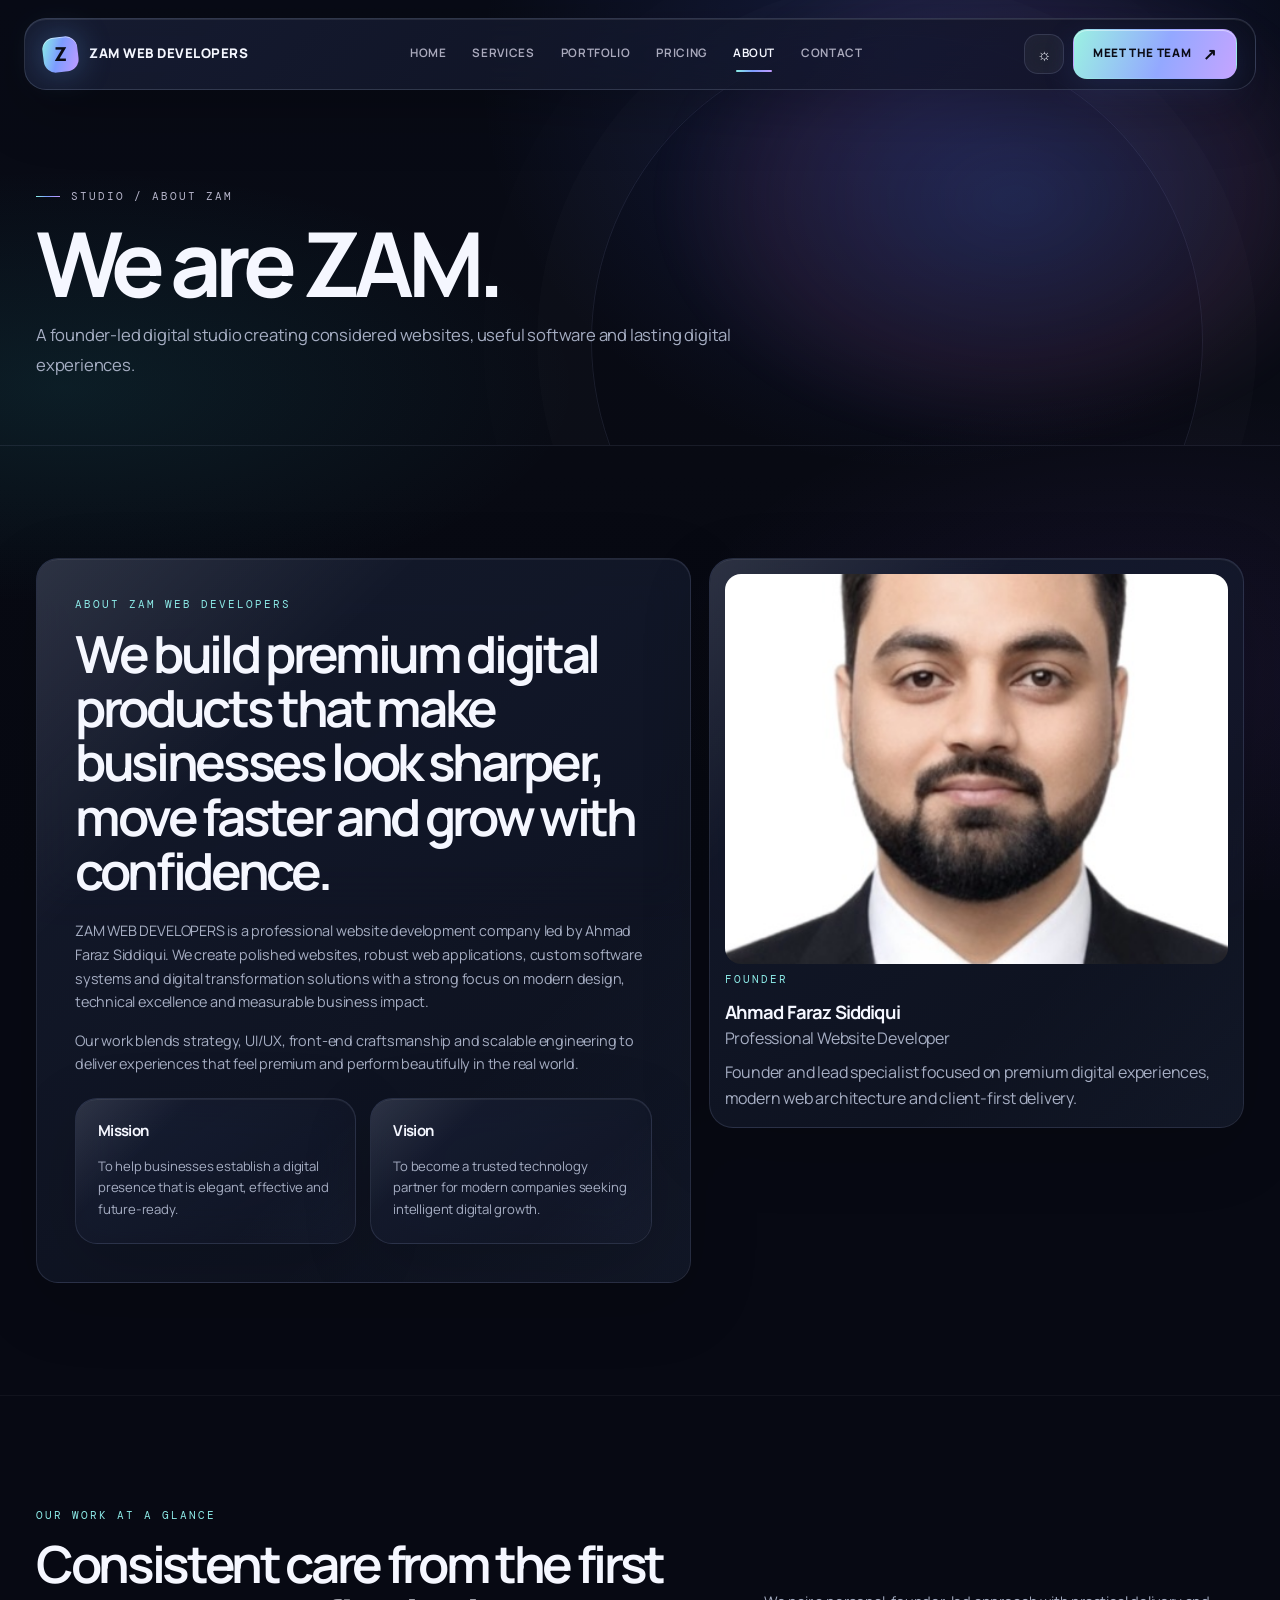
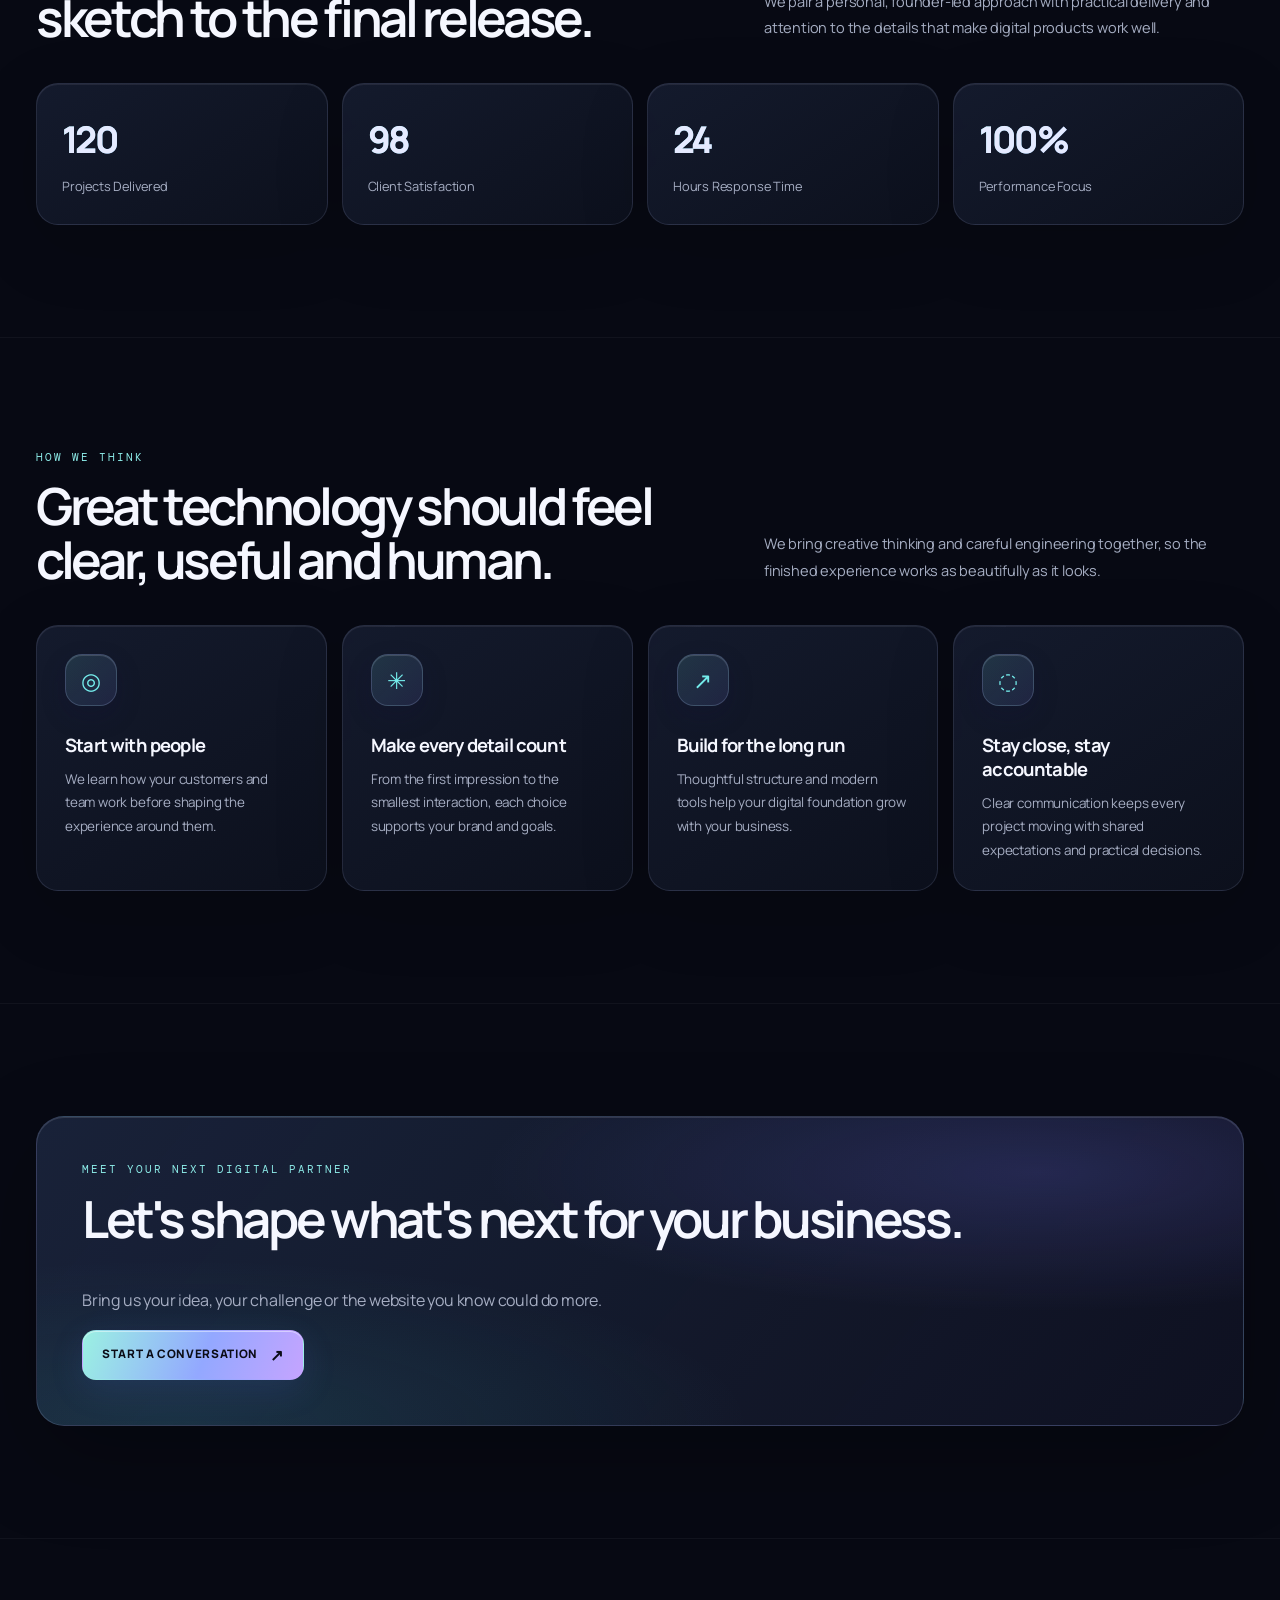
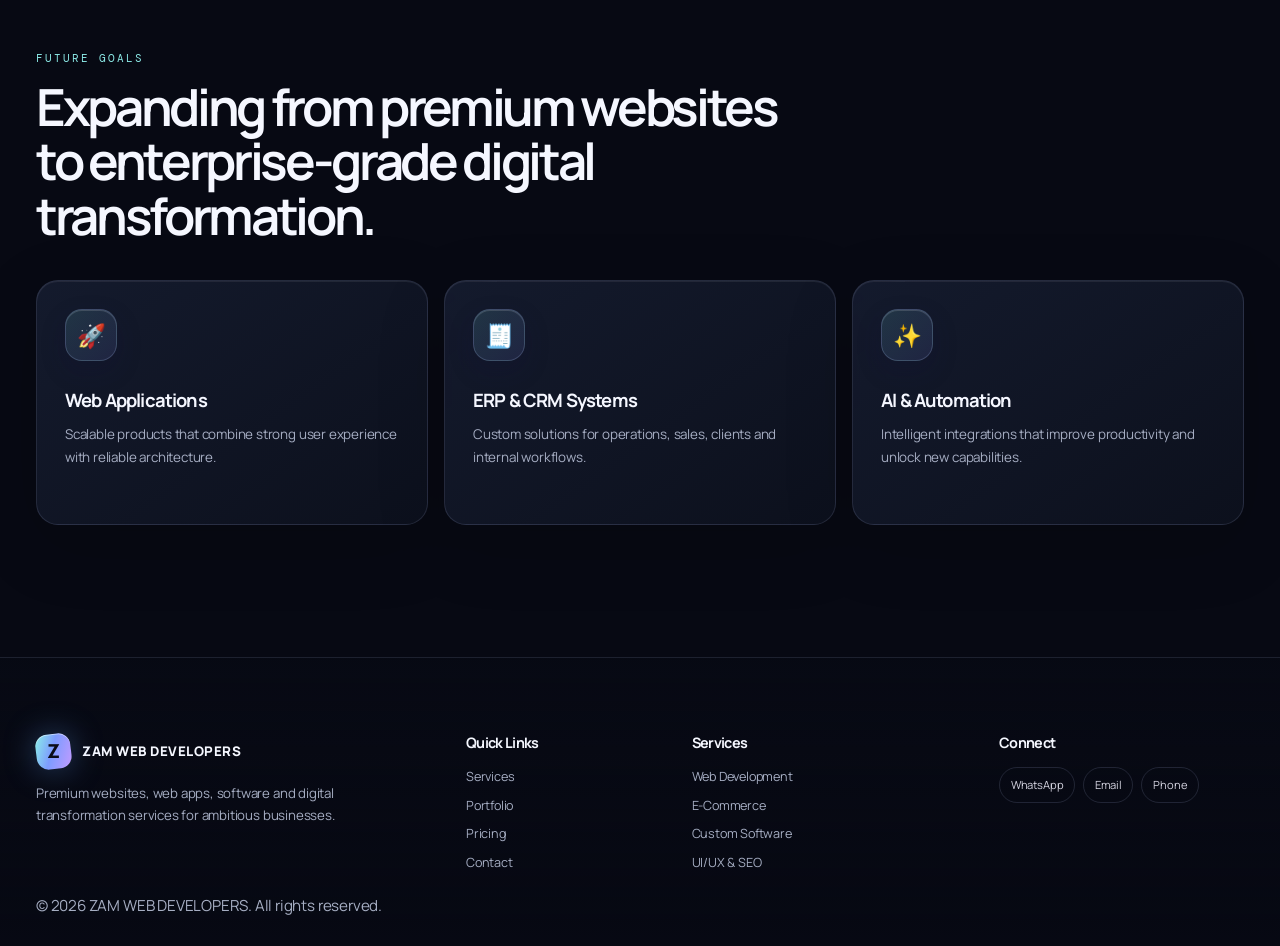
<file: about.html>
<!DOCTYPE html>
<html lang="en">
  <head>
    <meta charset="UTF-8" />
    <meta name="viewport" content="width=device-width, initial-scale=1.0" />
    <link rel="icon" type="image/svg+xml" href="assets/images/favicon.svg" />
    <title>About | ZAM WEB DEVELOPERS</title>
    <meta name="description" content="Learn about ZAM WEB DEVELOPERS, its mission, vision and founder Ahmad Faraz Siddiqui." />
    <link rel="canonical" href="https://zamai.shop/about.html" />
    <meta property="og:title" content="About | ZAM WEB DEVELOPERS" />
    <meta property="og:description" content="Learn about ZAM WEB DEVELOPERS, its mission, vision and founder Ahmad Faraz Siddiqui." />
    <meta property="og:type" content="website" />
    <meta property="og:url" content="https://zamai.shop/about.html" />
    <meta property="og:image" content="https://zamai.shop/assets/images/founder.jpg" />
    <meta name="twitter:card" content="summary_large_image" />
    <meta name="twitter:title" content="About | ZAM WEB DEVELOPERS" />
    <meta name="twitter:description" content="Learn about ZAM WEB DEVELOPERS, its mission, vision and founder Ahmad Faraz Siddiqui." />
    <meta name="twitter:image" content="https://zamai.shop/assets/images/founder.jpg" />
    <link rel="preconnect" href="https://fonts.googleapis.com" />
    <link rel="preconnect" href="https://fonts.gstatic.com" crossorigin />
    <link href="https://fonts.googleapis.com/css2?family=DM+Mono:wght@400;500&family=Manrope:wght@400;500;600;700;800&display=swap" rel="stylesheet" />
    <link rel="stylesheet" href="assets/css/styles.css" />
  </head>
  <body>
    <div id="loading-screen"><div class="loader"><div class="loader-ring"></div><div>Loading the company story...</div></div></div>
    <div id="scroll-progress"></div>
    <div id="cursor-follower"></div>
    <div class="page-transition"></div>
    <header class="site-header">
      <div class="container">
        <nav class="navbar" aria-label="Primary navigation">
          <a class="brand" href="index.html"><span class="brand-mark"></span><span>ZAM WEB DEVELOPERS</span></a>
          <div class="nav-links" id="site-nav">
            <a href="index.html">Home</a>
            <a href="services.html">Services</a>
            <a href="portfolio.html">Portfolio</a>
            <a href="pricing.html">Pricing</a>
            <a href="about.html" class="active">About</a>
            <a href="contact.html">Contact</a>
          </div>
          <button class="menu-toggle" type="button" aria-label="Open navigation" aria-expanded="false" aria-controls="site-nav"><span></span><span></span></button>
          <div class="nav-actions"><button class="icon-btn" id="theme-toggle" aria-label="Toggle theme">☀︎</button><a class="btn" href="contact.html">Meet the Team</a></div>
        </nav>
      </div>
    </header>

    <main>
      <section class="page-intro"><div class="container reveal"><div class="eyebrow">Studio / About ZAM</div><h1>We are ZAM.</h1><p>A founder-led digital studio creating considered websites, useful software and lasting digital experiences.</p></div></section>
      <section class="section-shell">
        <div class="container about-grid">
          <article class="story-card reveal">
            <div class="eyebrow-small">About ZAM WEB DEVELOPERS</div>
            <h2>We build premium digital products that make businesses look sharper, move faster and grow with confidence.</h2>
            <p>ZAM WEB DEVELOPERS is a professional website development company led by Ahmad Faraz Siddiqui. We create polished websites, robust web applications, custom software systems and digital transformation solutions with a strong focus on modern design, technical excellence and measurable business impact.</p>
            <p>Our work blends strategy, UI/UX, front-end craftsmanship and scalable engineering to deliver experiences that feel premium and perform beautifully in the real world.</p>
            <div class="mission-vision">
              <div class="info-block"><h3>Mission</h3><p>To help businesses establish a digital presence that is elegant, effective and future-ready.</p></div>
              <div class="info-block"><h3>Vision</h3><p>To become a trusted technology partner for modern companies seeking intelligent digital growth.</p></div>
            </div>
          </article>
          <aside class="founder-card reveal">
            <img src="assets/images/founder.jpg" alt="Founder Ahmad Faraz Siddiqui" />
            <div>
              <div class="eyebrow-small">Founder</div>
              <h3>Ahmad Faraz Siddiqui</h3>
              <p>Professional Website Developer</p>
            </div>
            <p>Founder and lead specialist focused on premium digital experiences, modern web architecture and client-first delivery.</p>
          </aside>
        </div>
      </section>

      <section class="section-shell"><div class="container"><div class="section-heading reveal"><div><div class="eyebrow-small">Our work at a glance</div><h2>Consistent care from the first sketch to the final release.</h2></div><p>We pair a personal, founder-led approach with practical delivery and attention to the details that make digital products work well.</p></div><div class="stats-grid"><article class="stat-card reveal"><div class="value" data-count="120">0</div><span>Projects Delivered</span></article><article class="stat-card reveal"><div class="value" data-count="98">0</div><span>Client Satisfaction</span></article><article class="stat-card reveal"><div class="value" data-count="24">0</div><span>Hours Response Time</span></article><article class="stat-card reveal"><div class="value" data-count="100">0</div><span>Performance Focus</span></article></div></div></section>

      <section class="section-shell">
        <div class="container">
          <div class="section-heading reveal"><div><div class="eyebrow-small">How we think</div><h2>Great technology should feel clear, useful and human.</h2></div><p>We bring creative thinking and careful engineering together, so the finished experience works as beautifully as it looks.</p></div>
          <div class="why-grid">
            <article class="why-card reveal"><i>◎</i><h3>Start with people</h3><p>We learn how your customers and team work before shaping the experience around them.</p></article>
            <article class="why-card reveal"><i>✳</i><h3>Make every detail count</h3><p>From the first impression to the smallest interaction, each choice supports your brand and goals.</p></article>
            <article class="why-card reveal"><i>↗</i><h3>Build for the long run</h3><p>Thoughtful structure and modern tools help your digital foundation grow with your business.</p></article>
            <article class="why-card reveal"><i>◌</i><h3>Stay close, stay accountable</h3><p>Clear communication keeps every project moving with shared expectations and practical decisions.</p></article>
          </div>
        </div>
      </section>
      <section class="section-shell"><div class="container"><div class="cta-banner reveal"><div class="eyebrow-small">Meet your next digital partner</div><h2>Let's shape what's next for your business.</h2><p>Bring us your idea, your challenge or the website you know could do more.</p><a class="btn" href="contact.html">Start a Conversation</a></div></div></section>

      <section class="section-shell">
        <div class="container">
          <div class="section-heading reveal">
            <div>
              <div class="eyebrow-small">Future Goals</div>
              <h2>Expanding from premium websites to enterprise-grade digital transformation.</h2>
            </div>
          </div>
          <div class="service-grid">
            <article class="service-card reveal"><i>🚀</i><h3>Web Applications</h3><p>Scalable products that combine strong user experience with reliable architecture.</p></article>
            <article class="service-card reveal"><i>🧾</i><h3>ERP & CRM Systems</h3><p>Custom solutions for operations, sales, clients and internal workflows.</p></article>
            <article class="service-card reveal"><i>✨</i><h3>AI & Automation</h3><p>Intelligent integrations that improve productivity and unlock new capabilities.</p></article>
          </div>
        </div>
      </section>
    </main>

    <footer class="footer"><div class="container footer-grid"><div><div class="brand" style="margin-bottom:0.9rem;"><span class="brand-mark"></span><span>ZAM WEB DEVELOPERS</span></div><p>Premium websites, web apps, software and digital transformation services for ambitious businesses.</p></div><div><h3>Quick Links</h3><div class="footer-links"><a href="services.html">Services</a><a href="portfolio.html">Portfolio</a><a href="pricing.html">Pricing</a><a href="contact.html">Contact</a></div></div><div><h3>Services</h3><div class="footer-links"><a href="services.html">Web Development</a><a href="services.html">E-Commerce</a><a href="services.html">Custom Software</a><a href="services.html">UI/UX & SEO</a></div></div><div><h3>Connect</h3><div class="socials"><a href="https://wa.me/919161007123" target="_blank" rel="noreferrer">WhatsApp</a><a href="mailto:farazsid20@gmail.com">Email</a><a href="tel:+919161007123">Phone</a></div></div></div><div class="container" style="margin-top:1.2rem;color:var(--muted);font-size:0.95rem;">© <span id="year"></span> ZAM WEB DEVELOPERS. All rights reserved.</div></footer>
    <button class="back-to-top" id="back-to-top" aria-label="Back to top">↑</button>
    <script src="assets/js/main.js"></script>
  </body>
</html>
</file>
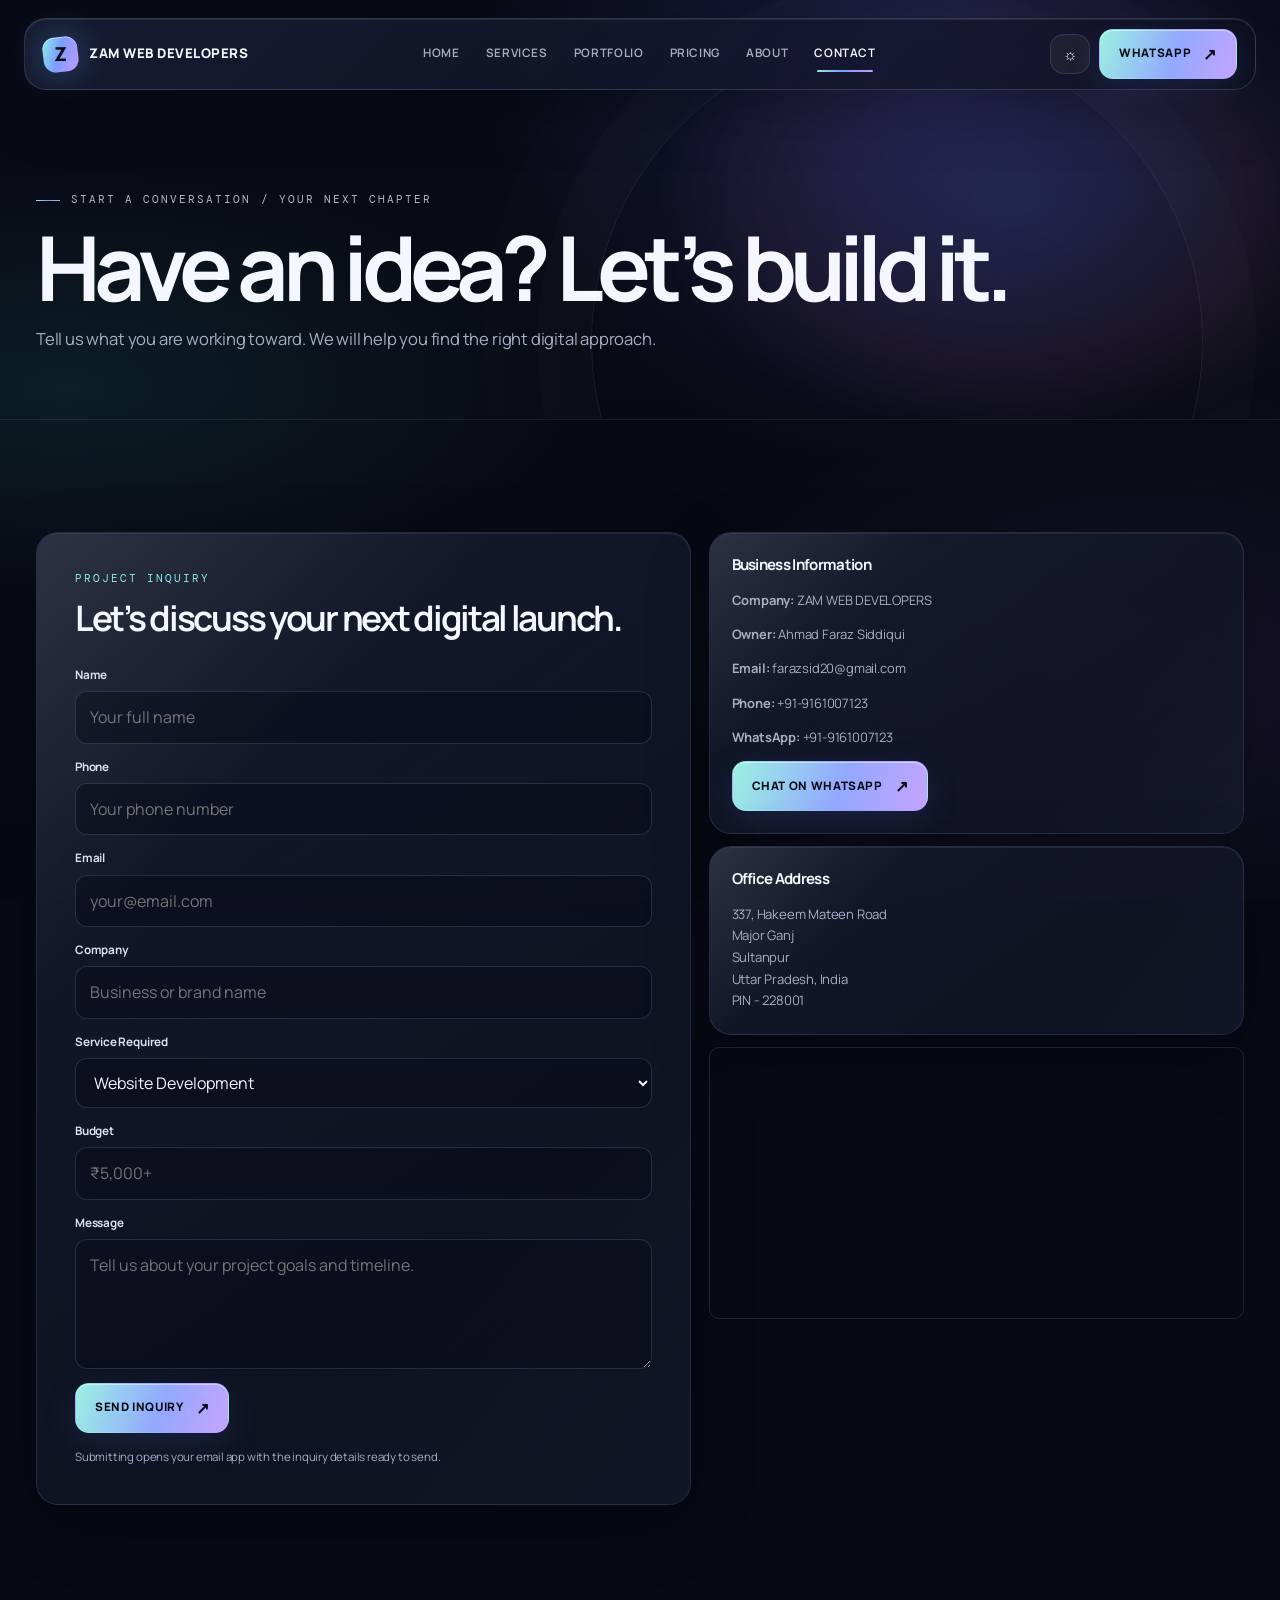
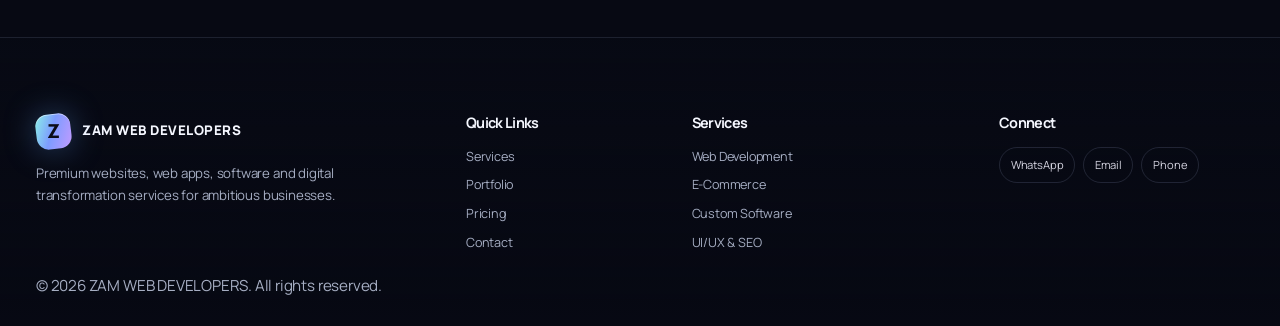
<file: contact.html>
<!DOCTYPE html>
<html lang="en">
  <head>
    <meta charset="UTF-8" />
    <meta name="viewport" content="width=device-width, initial-scale=1.0" />
    <link rel="icon" type="image/svg+xml" href="assets/images/favicon.svg" />
    <title>Contact | ZAM WEB DEVELOPERS</title>
    <meta name="description" content="Contact ZAM WEB DEVELOPERS for premium website development, web apps and custom software services." />
    <link rel="canonical" href="https://zamai.shop/contact.html" />
    <meta property="og:title" content="Contact | ZAM WEB DEVELOPERS" />
    <meta property="og:description" content="Contact ZAM WEB DEVELOPERS for premium website development, web apps and custom software services." />
    <meta property="og:type" content="website" />
    <meta property="og:url" content="https://zamai.shop/contact.html" />
    <meta property="og:image" content="https://zamai.shop/assets/images/founder.jpg" />
    <meta name="twitter:card" content="summary_large_image" />
    <meta name="twitter:title" content="Contact | ZAM WEB DEVELOPERS" />
    <meta name="twitter:description" content="Contact ZAM WEB DEVELOPERS for premium website development, web apps and custom software services." />
    <meta name="twitter:image" content="https://zamai.shop/assets/images/founder.jpg" />
    <link rel="preconnect" href="https://fonts.googleapis.com" />
    <link rel="preconnect" href="https://fonts.gstatic.com" crossorigin />
    <link href="https://fonts.googleapis.com/css2?family=DM+Mono:wght@400;500&family=Manrope:wght@400;500;600;700;800&display=swap" rel="stylesheet" />
    <link rel="stylesheet" href="assets/css/styles.css" />
  </head>
  <body>
    <div id="loading-screen"><div class="loader"><div class="loader-ring"></div><div>Connecting you with the team...</div></div></div>
    <div id="scroll-progress"></div>
    <div id="cursor-follower"></div>
    <div class="page-transition"></div>
    <header class="site-header">
      <div class="container">
        <nav class="navbar" aria-label="Primary navigation">
          <a class="brand" href="index.html"><span class="brand-mark"></span><span>ZAM WEB DEVELOPERS</span></a>
          <div class="nav-links" id="site-nav">
            <a href="index.html">Home</a>
            <a href="services.html">Services</a>
            <a href="portfolio.html">Portfolio</a>
            <a href="pricing.html">Pricing</a>
            <a href="about.html">About</a>
            <a href="contact.html" class="active">Contact</a>
          </div>
          <button class="menu-toggle" type="button" aria-label="Open navigation" aria-expanded="false" aria-controls="site-nav"><span></span><span></span></button>
          <div class="nav-actions"><button class="icon-btn" id="theme-toggle" aria-label="Toggle theme">☀︎</button><a class="btn" href="https://wa.me/919161007123">WhatsApp</a></div>
        </nav>
      </div>
    </header>

    <main>
      <section class="page-intro"><div class="container reveal"><div class="eyebrow">Start a conversation / Your next chapter</div><h1>Have an idea? Let&#8217;s build it.</h1><p>Tell us what you are working toward. We will help you find the right digital approach.</p></div></section>
      <section class="section-shell">
        <div class="container contact-grid">
          <article class="contact-card reveal">
            <div class="eyebrow-small">Project inquiry</div>
            <h2>Let’s discuss your next digital launch.</h2>
            <form id="contact-form">
              <div class="field-group"><label for="name">Name</label><input id="name" name="name" type="text" placeholder="Your full name" required autocomplete="name" /></div>
              <div class="field-group"><label for="phone">Phone</label><input id="phone" name="phone" type="tel" placeholder="Your phone number" autocomplete="tel" /></div>
              <div class="field-group"><label for="email">Email</label><input id="email" name="email" type="email" placeholder="your@email.com" required autocomplete="email" /></div>
              <div class="field-group"><label for="company">Company</label><input id="company" name="company" type="text" placeholder="Business or brand name" autocomplete="organization" /></div>
              <div class="field-group"><label for="service">Service Required</label><select id="service" name="service"><option>Website Development</option><option>Web Application</option><option>ERP/CRM</option><option>Custom Software</option><option>AI Integration</option></select></div>
              <div class="field-group"><label for="budget">Budget</label><input id="budget" name="budget" type="text" placeholder="₹5,000+" /></div>
              <div class="field-group"><label for="message">Message</label><textarea id="message" name="message" placeholder="Tell us about your project goals and timeline." required></textarea></div>
              <button class="btn" type="submit">Send Inquiry</button><p class="form-note" aria-live="polite">Submitting opens your email app with the inquiry details ready to send.</p>
            </form>
          </article>
          <aside class="company-info reveal">
            <div class="info-block">
              <h3>Business Information</h3>
              <p><strong>Company:</strong> ZAM WEB DEVELOPERS</p>
              <p><strong>Owner:</strong> Ahmad Faraz Siddiqui</p>
              <p><strong>Email:</strong> farazsid20@gmail.com</p>
              <p><strong>Phone:</strong> +91-9161007123</p>
                <p><strong>WhatsApp:</strong> +91-9161007123</p>
                <a class="btn" href="https://wa.me/919161007123" target="_blank" rel="noopener noreferrer" aria-label="Contact ZAM Web Developers on WhatsApp">Chat on WhatsApp</a>
            </div>
            <div class="info-block">
              <h3>Office Address</h3>
              <p>337, Hakeem Mateen Road<br />Major Ganj<br />Sultanpur<br />Uttar Pradesh, India<br />PIN - 228001</p>
            </div>
            <div class="map-card"><iframe src="https://www.google.com/maps/embed?pb=!1m18!1m12!1m3!1d3562.5!2d82.069!3d26.466!2m3!1f0!2f0!3f0!3m2!1i1024!2i768!4f13.1!3m3!1m2!1s0x399a13a13a13a13a%3A0x13a13a13a13a13a!2sZamiya%20Collection!5e0!3m2!1sen!2sin!4v1689000000000" width="100%" height="300" style="border: 0; border-radius: 16px;" allowfullscreen="" loading="lazy" referrerpolicy="no-referrer-when-downgrade"></iframe></div>
          </aside>
        </div>
      </section>
    </main>

    <footer class="footer"><div class="container footer-grid"><div><div class="brand" style="margin-bottom:0.9rem;"><span class="brand-mark"></span><span>ZAM WEB DEVELOPERS</span></div><p>Premium websites, web apps, software and digital transformation services for ambitious businesses.</p></div><div><h3>Quick Links</h3><div class="footer-links"><a href="services.html">Services</a><a href="portfolio.html">Portfolio</a><a href="pricing.html">Pricing</a><a href="contact.html">Contact</a></div></div><div><h3>Services</h3><div class="footer-links"><a href="services.html">Web Development</a><a href="services.html">E-Commerce</a><a href="services.html">Custom Software</a><a href="services.html">UI/UX & SEO</a></div></div><div><h3>Connect</h3><div class="socials"><a href="https://wa.me/919161007123" target="_blank" rel="noreferrer">WhatsApp</a><a href="mailto:farazsid20@gmail.com">Email</a><a href="tel:+919161007123">Phone</a></div></div></div><div class="container" style="margin-top:1.2rem;color:var(--muted);font-size:0.95rem;">© <span id="year"></span> ZAM WEB DEVELOPERS. All rights reserved.</div></footer>
    <button class="back-to-top" id="back-to-top" aria-label="Back to top">↑</button>
    <script src="assets/js/main.js"></script>
  </body>
</html>
</file>
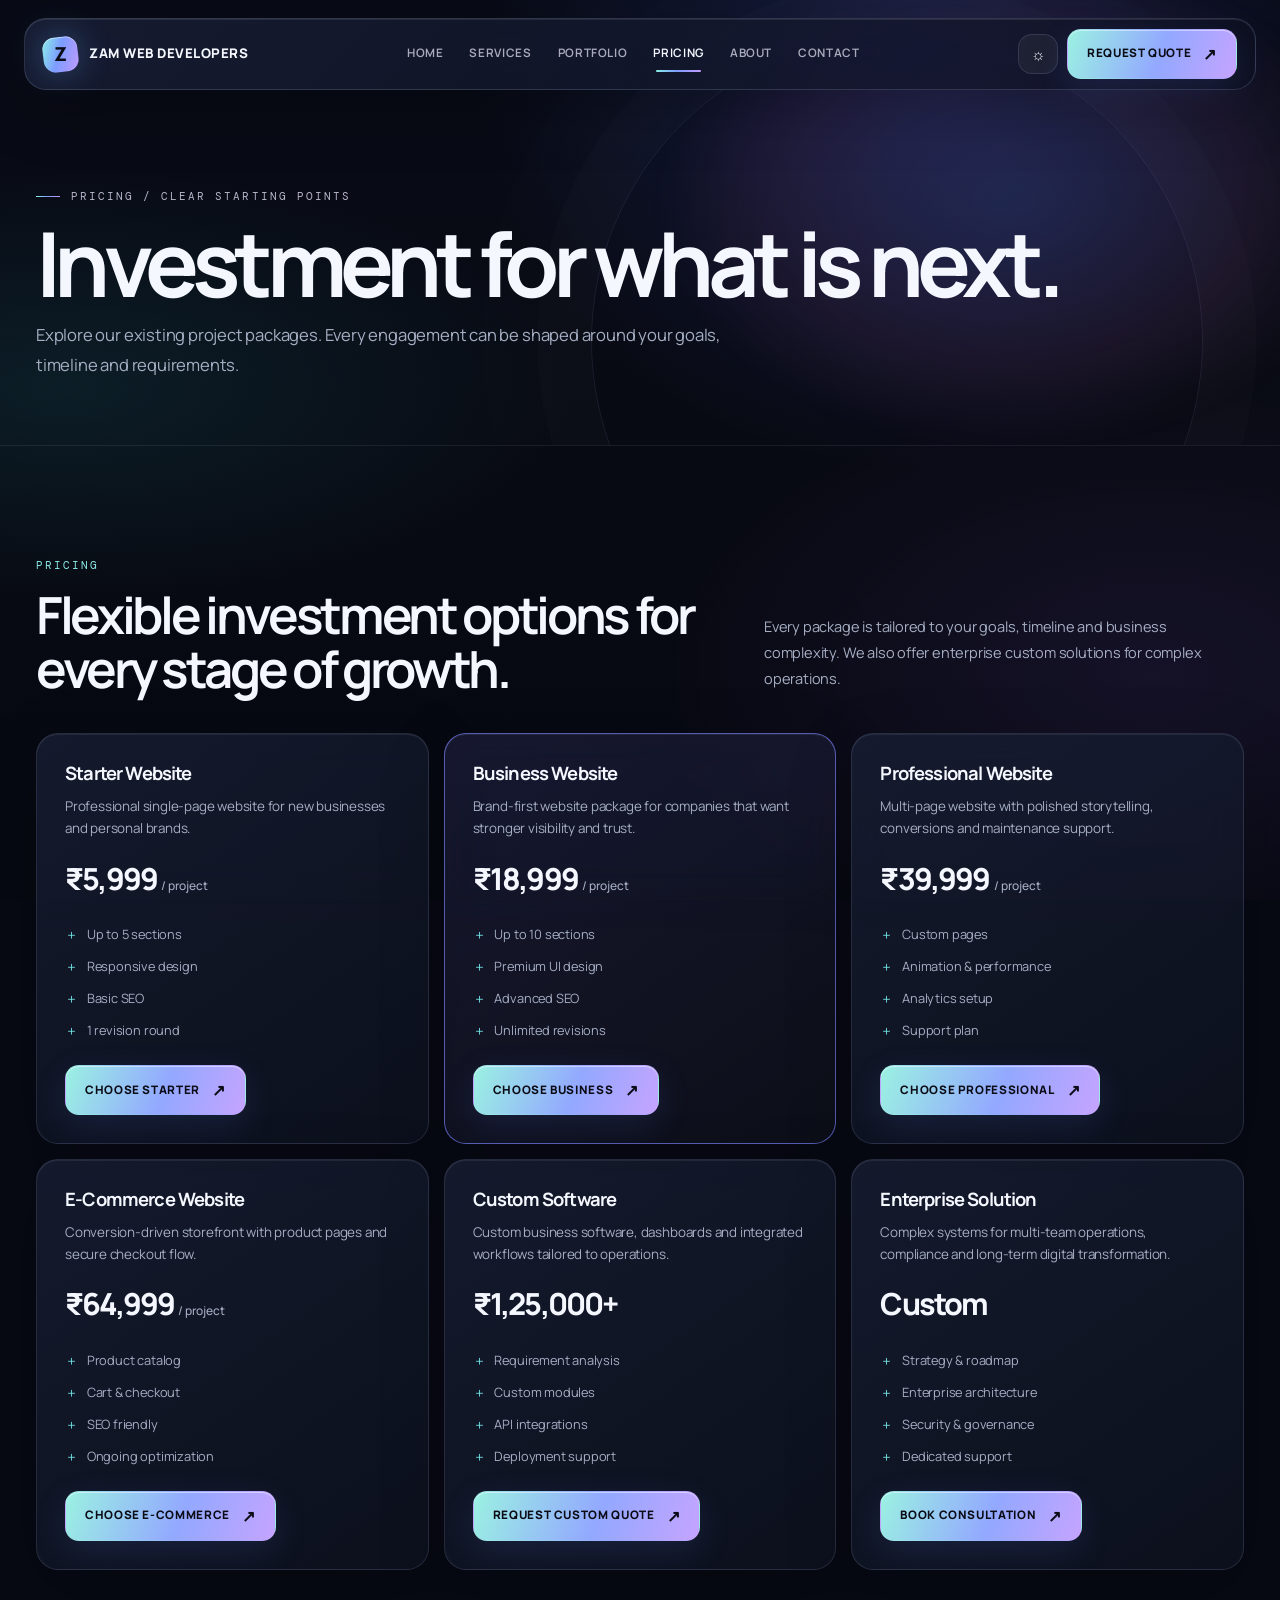
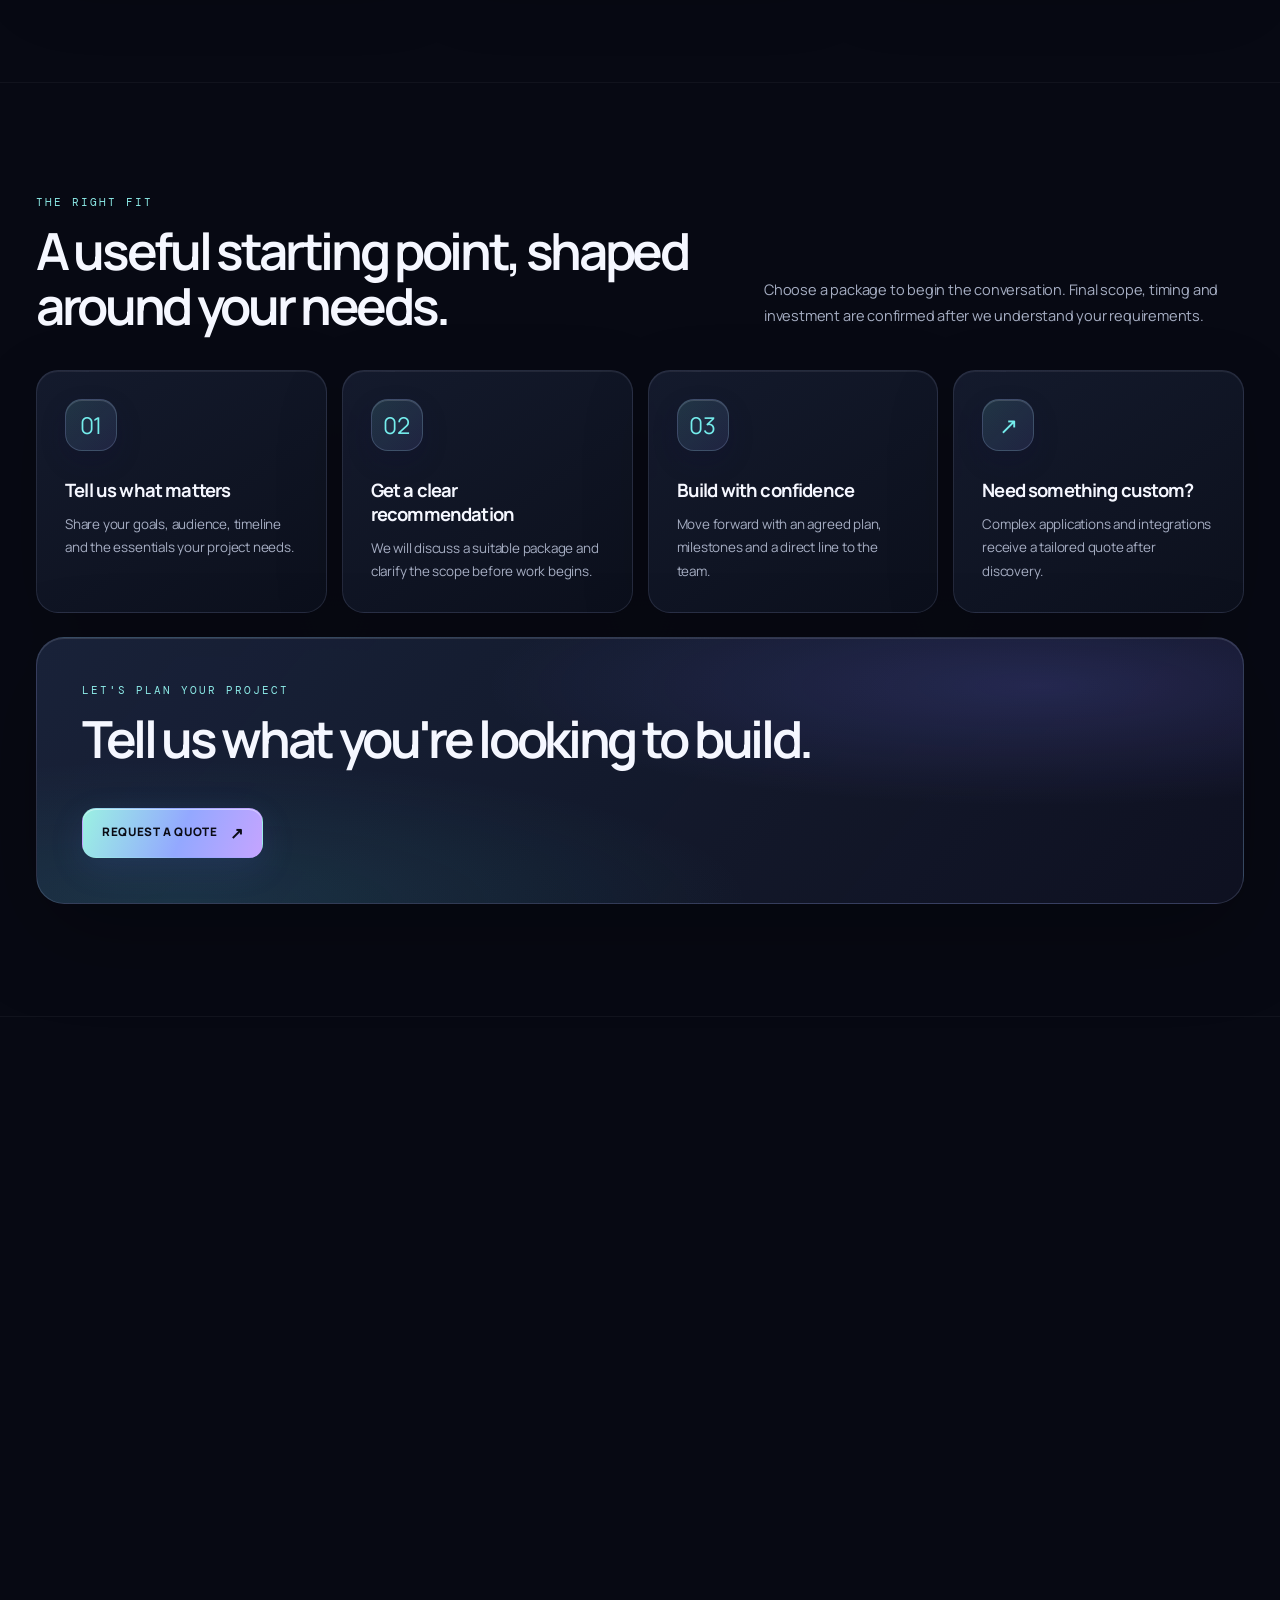
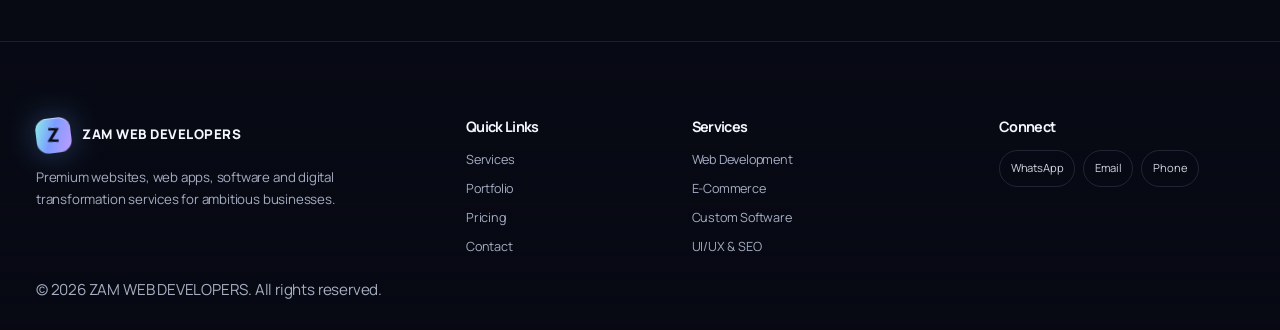
<file: pricing.html>
<!DOCTYPE html>
<html lang="en">
  <head>
    <meta charset="UTF-8" />
    <meta name="viewport" content="width=device-width, initial-scale=1.0" />
    <link rel="icon" type="image/svg+xml" href="assets/images/favicon.svg" />
    <title>Pricing | ZAM WEB DEVELOPERS</title>
    <meta name="description" content="Explore premium website and software development pricing packages from ZAM WEB DEVELOPERS." />
    <link rel="canonical" href="https://zamai.shop/pricing.html" />
    <meta property="og:title" content="Pricing | ZAM WEB DEVELOPERS" />
    <meta property="og:description" content="Explore premium website and software development pricing packages from ZAM WEB DEVELOPERS." />
    <meta property="og:type" content="website" />
    <meta property="og:url" content="https://zamai.shop/pricing.html" />
    <meta property="og:image" content="https://zamai.shop/assets/images/founder.jpg" />
    <meta name="twitter:card" content="summary_large_image" />
    <meta name="twitter:title" content="Pricing | ZAM WEB DEVELOPERS" />
    <meta name="twitter:description" content="Explore premium website and software development pricing packages from ZAM WEB DEVELOPERS." />
    <meta name="twitter:image" content="https://zamai.shop/assets/images/founder.jpg" />
    <link rel="preconnect" href="https://fonts.googleapis.com" />
    <link rel="preconnect" href="https://fonts.gstatic.com" crossorigin />
    <link href="https://fonts.googleapis.com/css2?family=DM+Mono:wght@400;500&family=Manrope:wght@400;500;600;700;800&display=swap" rel="stylesheet" />
    <link rel="stylesheet" href="assets/css/styles.css" />
  </head>
  <body>
    <div id="loading-screen"><div class="loader"><div class="loader-ring"></div><div>Loading pricing options...</div></div></div>
    <div id="scroll-progress"></div>
    <div id="cursor-follower"></div>
    <div class="page-transition"></div>
    <header class="site-header">
      <div class="container">
        <nav class="navbar" aria-label="Primary navigation">
          <a class="brand" href="index.html"><span class="brand-mark"></span><span>ZAM WEB DEVELOPERS</span></a>
          <div class="nav-links" id="site-nav">
            <a href="index.html">Home</a>
            <a href="services.html">Services</a>
            <a href="portfolio.html">Portfolio</a>
            <a href="pricing.html" class="active">Pricing</a>
            <a href="about.html">About</a>
            <a href="contact.html">Contact</a>
          </div>
          <button class="menu-toggle" type="button" aria-label="Open navigation" aria-expanded="false" aria-controls="site-nav"><span></span><span></span></button>
          <div class="nav-actions"><button class="icon-btn" id="theme-toggle" aria-label="Toggle theme">☀︎</button><a class="btn" href="contact.html">Request Quote</a></div>
        </nav>
      </div>
    </header>

    <main>
      <section class="page-intro"><div class="container reveal"><div class="eyebrow">Pricing / Clear starting points</div><h1>Investment for what is next.</h1><p>Explore our existing project packages. Every engagement can be shaped around your goals, timeline and requirements.</p></div></section>
      <section class="section-shell">
        <div class="container">
          <div class="section-heading reveal">
            <div>
              <div class="eyebrow-small">Pricing</div>
              <h2>Flexible investment options for every stage of growth.</h2>
            </div>
            <p>Every package is tailored to your goals, timeline and business complexity. We also offer enterprise custom solutions for complex operations.</p>
          </div>
          <div class="pricing-grid">
            <article class="pricing-card reveal"><h3>Starter Website</h3><p>Professional single-page website for new businesses and personal brands.</p><div class="price">₹5,999 <small>/ project</small></div><ul><li>Up to 5 sections</li><li>Responsive design</li><li>Basic SEO</li><li>1 revision round</li></ul><a class="btn" href="contact.html">Choose Starter</a></article>
            <article class="pricing-card featured reveal"><h3>Business Website</h3><p>Brand-first website package for companies that want stronger visibility and trust.</p><div class="price">₹18,999 <small>/ project</small></div><ul><li>Up to 10 sections</li><li>Premium UI design</li><li>Advanced SEO</li><li>Unlimited revisions</li></ul><a class="btn" href="contact.html">Choose Business</a></article>
            <article class="pricing-card reveal"><h3>Professional Website</h3><p>Multi-page website with polished storytelling, conversions and maintenance support.</p><div class="price">₹39,999 <small>/ project</small></div><ul><li>Custom pages</li><li>Animation & performance</li><li>Analytics setup</li><li>Support plan</li></ul><a class="btn" href="contact.html">Choose Professional</a></article>
            <article class="pricing-card reveal"><h3>E-Commerce Website</h3><p>Conversion-driven storefront with product pages and secure checkout flow.</p><div class="price">₹64,999 <small>/ project</small></div><ul><li>Product catalog</li><li>Cart & checkout</li><li>SEO friendly</li><li>Ongoing optimization</li></ul><a class="btn" href="contact.html">Choose E-Commerce</a></article>
            <article class="pricing-card reveal"><h3>Custom Software</h3><p>Custom business software, dashboards and integrated workflows tailored to operations.</p><div class="price">₹1,25,000+</div><ul><li>Requirement analysis</li><li>Custom modules</li><li>API integrations</li><li>Deployment support</li></ul><a class="btn" href="contact.html">Request Custom Quote</a></article>
            <article class="pricing-card reveal"><h3>Enterprise Solution</h3><p>Complex systems for multi-team operations, compliance and long-term digital transformation.</p><div class="price">Custom</div><ul><li>Strategy & roadmap</li><li>Enterprise architecture</li><li>Security & governance</li><li>Dedicated support</li></ul><a class="btn" href="contact.html">Book Consultation</a></article>
          </div>
        </div>
      </section>

      <section class="section-shell"><div class="container"><div class="section-heading reveal"><div><div class="eyebrow-small">The right fit</div><h2>A useful starting point, shaped around your needs.</h2></div><p>Choose a package to begin the conversation. Final scope, timing and investment are confirmed after we understand your requirements.</p></div><div class="why-grid"><article class="why-card reveal"><i>01</i><h3>Tell us what matters</h3><p>Share your goals, audience, timeline and the essentials your project needs.</p></article><article class="why-card reveal"><i>02</i><h3>Get a clear recommendation</h3><p>We will discuss a suitable package and clarify the scope before work begins.</p></article><article class="why-card reveal"><i>03</i><h3>Build with confidence</h3><p>Move forward with an agreed plan, milestones and a direct line to the team.</p></article><article class="why-card reveal"><i>↗</i><h3>Need something custom?</h3><p>Complex applications and integrations receive a tailored quote after discovery.</p></article></div><div class="cta-banner reveal" style="margin-top:24px"><div class="eyebrow-small">Let's plan your project</div><h2>Tell us what you're looking to build.</h2><a class="btn" href="contact.html">Request a Quote</a></div></div></section>

      <section class="section-shell">
        <div class="container">
          <div class="calculator-card reveal">
            <div class="eyebrow-small">Project cost calculator</div>
            <h2>Estimate your website project budget in seconds.</h2>
            <div class="range-row">
              <label for="budget-range">Estimated project value</label>
              <input id="budget-range" type="range" min="5000" max="200000" step="5000" value="25000" />
              <div class="output" id="budget-output">₹25,000+</div>
            </div>
            <p>Prices vary based on features, integrations and timeline. A tailored quote will be shared after discovery.</p>
          </div>
        </div>
      </section>
    </main>

    <footer class="footer"><div class="container footer-grid"><div><div class="brand" style="margin-bottom:0.9rem;"><span class="brand-mark"></span><span>ZAM WEB DEVELOPERS</span></div><p>Premium websites, web apps, software and digital transformation services for ambitious businesses.</p></div><div><h3>Quick Links</h3><div class="footer-links"><a href="services.html">Services</a><a href="portfolio.html">Portfolio</a><a href="pricing.html">Pricing</a><a href="contact.html">Contact</a></div></div><div><h3>Services</h3><div class="footer-links"><a href="services.html">Web Development</a><a href="services.html">E-Commerce</a><a href="services.html">Custom Software</a><a href="services.html">UI/UX & SEO</a></div></div><div><h3>Connect</h3><div class="socials"><a href="https://wa.me/919161007123" target="_blank" rel="noreferrer">WhatsApp</a><a href="mailto:farazsid20@gmail.com">Email</a><a href="tel:+919161007123">Phone</a></div></div></div><div class="container" style="margin-top:1.2rem;color:var(--muted);font-size:0.95rem;">© <span id="year"></span> ZAM WEB DEVELOPERS. All rights reserved.</div></footer>
    <button class="back-to-top" id="back-to-top" aria-label="Back to top">↑</button>
    <script src="assets/js/main.js"></script>
  </body>
</html>
</file>
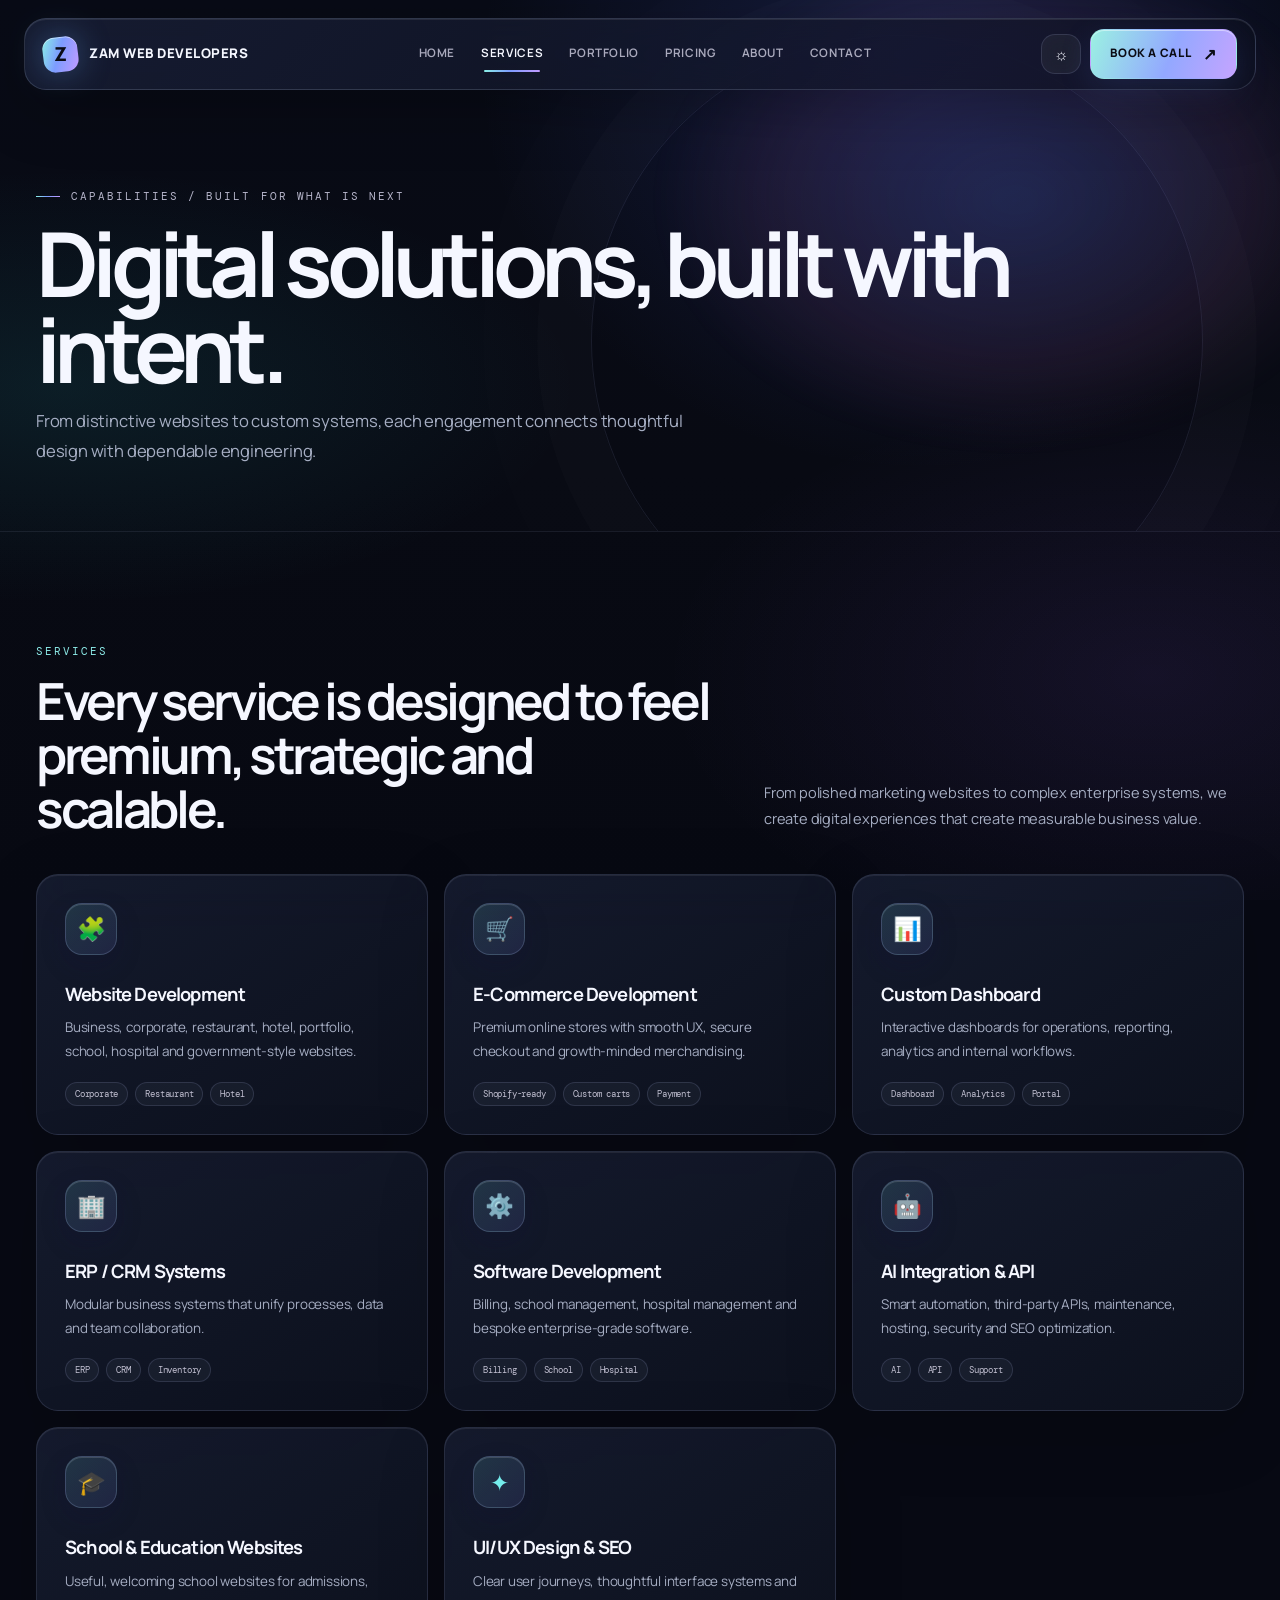
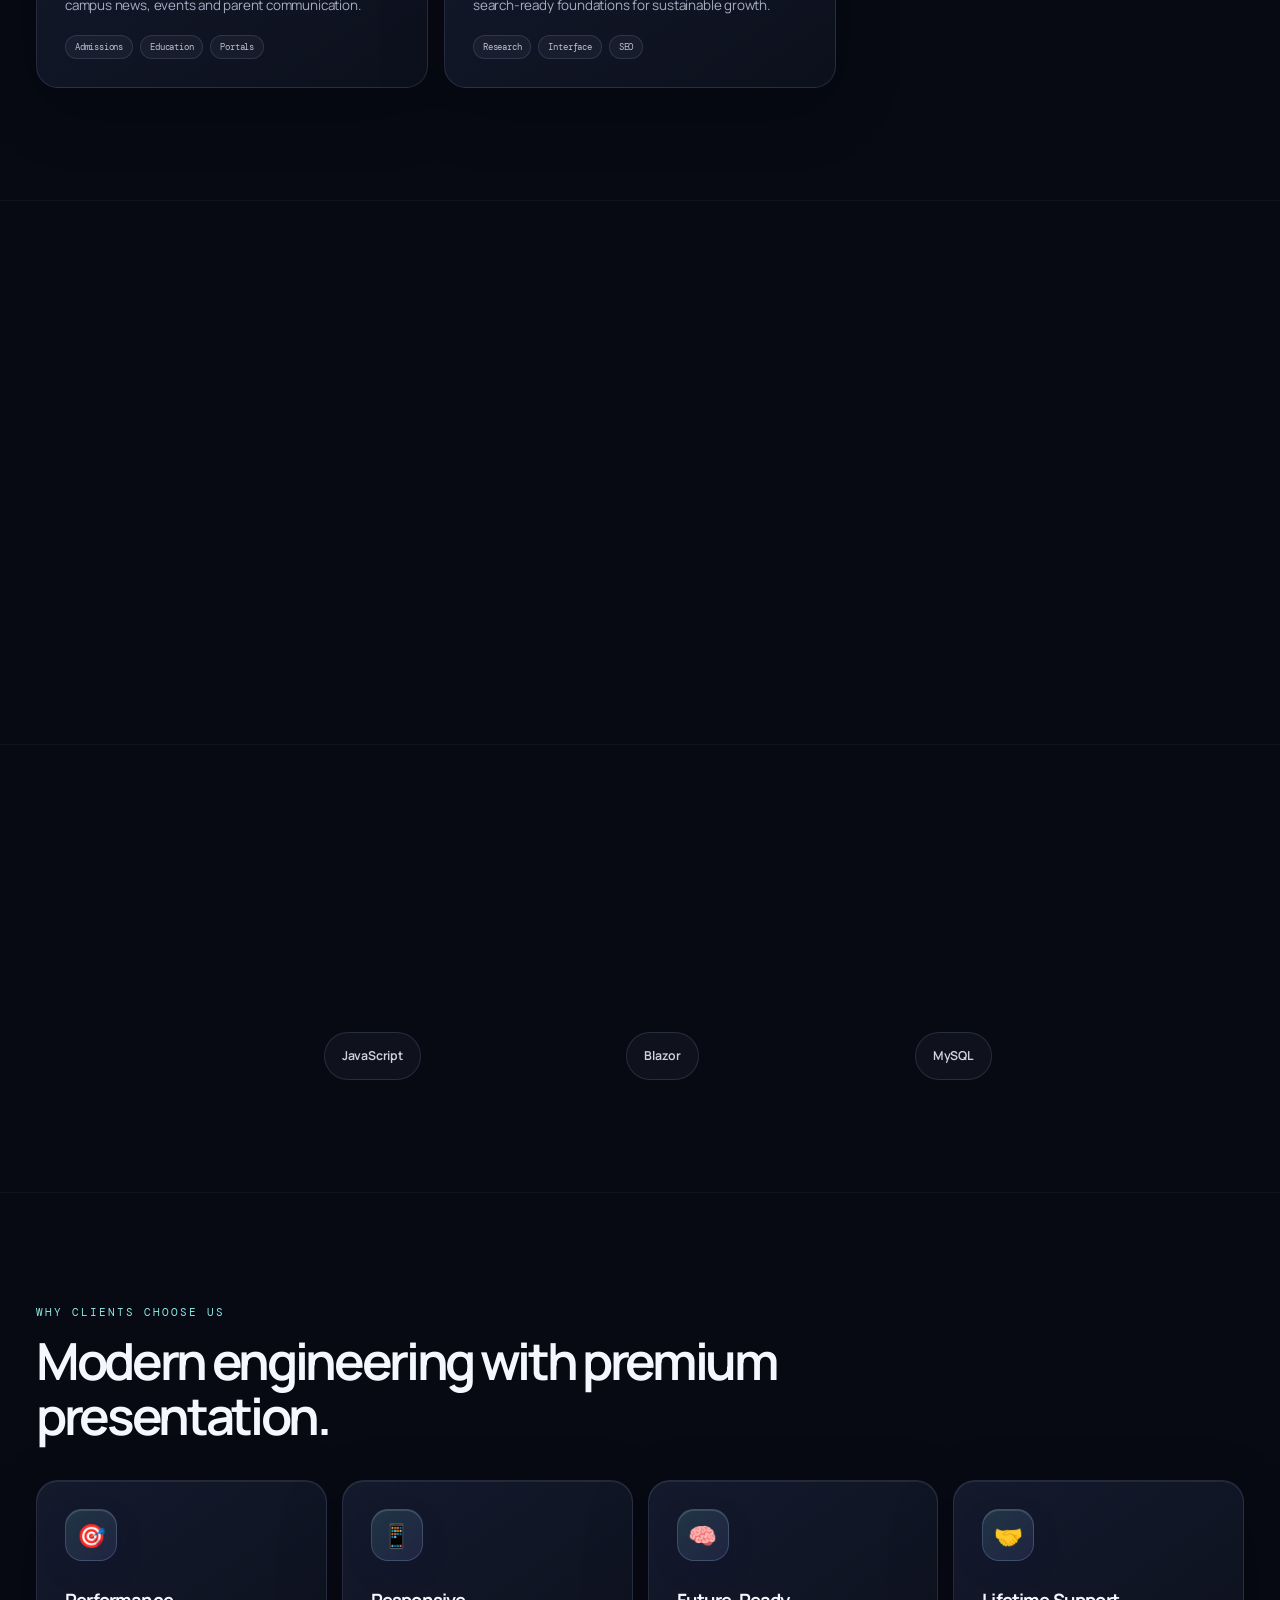
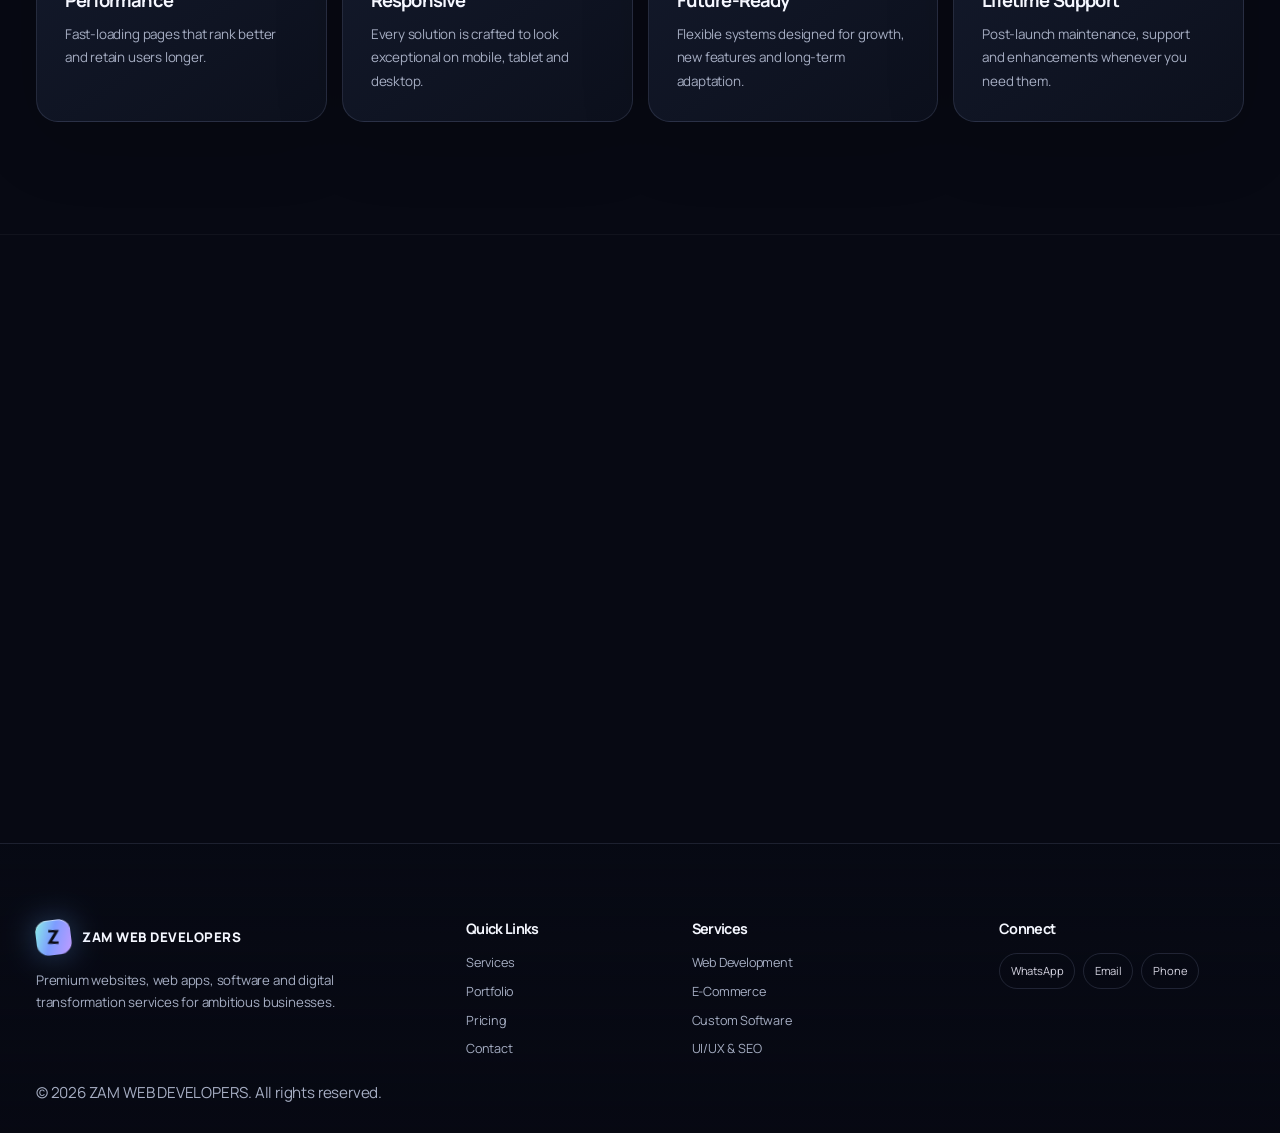
<file: services.html>
<!DOCTYPE html>
<html lang="en">
  <head>
    <meta charset="UTF-8" />
    <meta name="viewport" content="width=device-width, initial-scale=1.0" />
    <link rel="icon" type="image/svg+xml" href="assets/images/favicon.svg" />
    <title>Services | ZAM WEB DEVELOPERS</title>
    <meta name="description" content="Explore premium services from ZAM WEB DEVELOPERS, including website development, web apps, ERP/CRM systems, AI integration and support." />
    <link rel="canonical" href="https://zamai.shop/services.html" />
    <meta property="og:title" content="Services | ZAM WEB DEVELOPERS" />
    <meta property="og:description" content="Explore premium services from ZAM WEB DEVELOPERS, including website development, web apps, ERP/CRM systems, AI integration and support." />
    <meta property="og:type" content="website" />
    <meta property="og:url" content="https://zamai.shop/services.html" />
    <meta property="og:image" content="https://zamai.shop/assets/images/founder.jpg" />
    <meta name="twitter:card" content="summary_large_image" />
    <meta name="twitter:title" content="Services | ZAM WEB DEVELOPERS" />
    <meta name="twitter:description" content="Explore premium services from ZAM WEB DEVELOPERS, including website development, web apps, ERP/CRM systems, AI integration and support." />
    <meta name="twitter:image" content="https://zamai.shop/assets/images/founder.jpg" />
    <link rel="preconnect" href="https://fonts.googleapis.com" />
    <link rel="preconnect" href="https://fonts.gstatic.com" crossorigin />
    <link href="https://fonts.googleapis.com/css2?family=DM+Mono:wght@400;500&family=Manrope:wght@400;500;600;700;800&display=swap" rel="stylesheet" />
    <link rel="stylesheet" href="assets/css/styles.css" />
  </head>
  <body>
    <div id="loading-screen"><div class="loader"><div class="loader-ring"></div><div>Loading the service experience...</div></div></div>
    <div id="scroll-progress"></div>
    <div id="cursor-follower"></div>
    <div class="page-transition"></div>
    <header class="site-header">
      <div class="container">
        <nav class="navbar" aria-label="Primary navigation">
          <a class="brand" href="index.html"><span class="brand-mark"></span><span>ZAM WEB DEVELOPERS</span></a>
          <div class="nav-links" id="site-nav">
            <a href="index.html">Home</a>
            <a href="services.html" class="active">Services</a>
            <a href="portfolio.html">Portfolio</a>
            <a href="pricing.html">Pricing</a>
            <a href="about.html">About</a>
            <a href="contact.html">Contact</a>
          </div>
          <button class="menu-toggle" type="button" aria-label="Open navigation" aria-expanded="false" aria-controls="site-nav"><span></span><span></span></button>
          <div class="nav-actions"><button class="icon-btn" id="theme-toggle" aria-label="Toggle theme">☀︎</button><a class="btn" href="contact.html">Book a Call</a></div>
        </nav>
      </div>
    </header>

    <main>
      <section class="page-intro"><div class="container reveal"><div class="eyebrow">Capabilities / Built for what is next</div><h1>Digital solutions, built with intent.</h1><p>From distinctive websites to custom systems, each engagement connects thoughtful design with dependable engineering.</p></div></section>
      <section class="section-shell">
        <div class="container">
          <div class="section-heading reveal">
            <div>
              <div class="eyebrow-small">Services</div>
              <h2>Every service is designed to feel premium, strategic and scalable.</h2>
            </div>
            <p>From polished marketing websites to complex enterprise systems, we create digital experiences that create measurable business value.</p>
          </div>
          <div class="service-grid">
            <article class="service-card reveal"><i>🧩</i><h3>Website Development</h3><p>Business, corporate, restaurant, hotel, portfolio, school, hospital and government-style websites.</p><div class="service-list"><span>Corporate</span><span>Restaurant</span><span>Hotel</span></div></article>
            <article class="service-card reveal"><i>🛒</i><h3>E-Commerce Development</h3><p>Premium online stores with smooth UX, secure checkout and growth-minded merchandising.</p><div class="service-list"><span>Shopify-ready</span><span>Custom carts</span><span>Payment</span></div></article>
            <article class="service-card reveal"><i>📊</i><h3>Custom Dashboard</h3><p>Interactive dashboards for operations, reporting, analytics and internal workflows.</p><div class="service-list"><span>Dashboard</span><span>Analytics</span><span>Portal</span></div></article>
            <article class="service-card reveal"><i>🏢</i><h3>ERP / CRM Systems</h3><p>Modular business systems that unify processes, data and team collaboration.</p><div class="service-list"><span>ERP</span><span>CRM</span><span>Inventory</span></div></article>
            <article class="service-card reveal"><i>⚙️</i><h3>Software Development</h3><p>Billing, school management, hospital management and bespoke enterprise-grade software.</p><div class="service-list"><span>Billing</span><span>School</span><span>Hospital</span></div></article>
            <article class="service-card reveal"><i>🤖</i><h3>AI Integration & API</h3><p>Smart automation, third-party APIs, maintenance, hosting, security and SEO optimization.</p><div class="service-list"><span>AI</span><span>API</span><span>Support</span></div></article>
            <article class="service-card reveal"><i>🎓</i><h3>School & Education Websites</h3><p>Useful, welcoming school websites for admissions, campus news, events and parent communication.</p><div class="service-list"><span>Admissions</span><span>Education</span><span>Portals</span></div></article>
            <article class="service-card reveal"><i>✦</i><h3>UI/UX Design & SEO</h3><p>Clear user journeys, thoughtful interface systems and search-ready foundations for sustainable growth.</p><div class="service-list"><span>Research</span><span>Interface</span><span>SEO</span></div></article>
          </div>
        </div>
      </section>

      <section class="section-shell">
        <div class="container"><div class="section-heading reveal"><div><div class="eyebrow-small">A clear path to launch</div><h2>From first conversation to a confident go-live.</h2></div><p>We work in close collaboration, keeping the scope, decisions and next steps visible throughout your project.</p></div>
          <div class="timeline reveal"><article class="timeline-step reveal"><div class="step-badge">01</div><h3>Discover</h3><p>Goals, audience, constraints and opportunities.</p></article><article class="timeline-step reveal"><div class="step-badge">02</div><h3>Plan</h3><p>Scope, structure, priorities and delivery plan.</p></article><article class="timeline-step reveal"><div class="step-badge">03</div><h3>Design</h3><p>Interface direction and meaningful user journeys.</p></article><article class="timeline-step reveal"><div class="step-badge">04</div><h3>Develop</h3><p>Responsive implementation and connected features.</p></article><article class="timeline-step reveal"><div class="step-badge">05</div><h3>Refine</h3><p>Quality, accessibility and performance checks.</p></article><article class="timeline-step reveal"><div class="step-badge">06</div><h3>Launch</h3><p>Go-live, handoff and continued support.</p></article></div>
        </div>
      </section>

      <section class="section-shell">
        <div class="container">
          <div class="section-heading reveal"><div><div class="eyebrow-small">Technology expertise</div><h2>Modern tools, chosen for the needs of your project.</h2></div><p>From lightweight websites to connected business software, we choose dependable technologies that fit the work.</p></div>
          <div class="tech-stack"><div class="tech-item reveal">HTML</div><div class="tech-item reveal">CSS</div><div class="tech-item reveal">JavaScript</div><div class="tech-item reveal">ASP.NET Core</div><div class="tech-item reveal">C#</div><div class="tech-item reveal">Blazor</div><div class="tech-item reveal">Web API</div><div class="tech-item reveal">SQL Server</div><div class="tech-item reveal">MySQL</div><div class="tech-item reveal">PostgreSQL</div></div>
        </div>
      </section>

      <section class="section-shell">
        <div class="container">
          <div class="section-heading reveal">
            <div>
              <div class="eyebrow-small">Why Clients Choose Us</div>
              <h2>Modern engineering with premium presentation.</h2>
            </div>
          </div>
          <div class="why-grid">
            <article class="why-card reveal"><i>🎯</i><h3>Performance</h3><p>Fast-loading pages that rank better and retain users longer.</p></article>
            <article class="why-card reveal"><i>📱</i><h3>Responsive</h3><p>Every solution is crafted to look exceptional on mobile, tablet and desktop.</p></article>
            <article class="why-card reveal"><i>🧠</i><h3>Future-Ready</h3><p>Flexible systems designed for growth, new features and long-term adaptation.</p></article>
            <article class="why-card reveal"><i>🤝</i><h3>Lifetime Support</h3><p>Post-launch maintenance, support and enhancements whenever you need them.</p></article>
          </div>
        </div>
      </section>

      <section class="section-shell">
        <div class="container">
          <div class="cta-banner reveal">
            <div class="eyebrow-small">Launch with confidence</div>
            <h2>Need a premium website or custom business solution?</h2>
            <p>Schedule a consultation and let’s turn your digital vision into a modern, high-impact product.</p>
            <a class="btn" href="contact.html">Start Your Project</a>
          </div>
        </div>
      </section>
    </main>

    <footer class="footer"><div class="container footer-grid">
      <div><div class="brand" style="margin-bottom:0.9rem;"><span class="brand-mark"></span><span>ZAM WEB DEVELOPERS</span></div><p>Premium websites, web apps, software and digital transformation services for ambitious businesses.</p></div>
      <div><h3>Quick Links</h3><div class="footer-links"><a href="services.html">Services</a><a href="portfolio.html">Portfolio</a><a href="pricing.html">Pricing</a><a href="contact.html">Contact</a></div></div>
      <div><h3>Services</h3><div class="footer-links"><a href="services.html">Web Development</a><a href="services.html">E-Commerce</a><a href="services.html">Custom Software</a><a href="services.html">UI/UX & SEO</a></div></div><div><h3>Connect</h3><div class="socials"><a href="https://wa.me/919161007123" target="_blank" rel="noreferrer">WhatsApp</a><a href="mailto:farazsid20@gmail.com">Email</a><a href="tel:+919161007123">Phone</a></div></div></div><div class="container" style="margin-top:1.2rem;color:var(--muted);font-size:0.95rem;">© <span id="year"></span> ZAM WEB DEVELOPERS. All rights reserved.</div></footer>
    <button class="back-to-top" id="back-to-top" aria-label="Back to top">↑</button>
    <script src="assets/js/main.js"></script>
  </body>
</html>
</file>
<file: assets/css/styles.css>
:root {
  color-scheme: dark;
  --bg: #080912;
  --surface: #10111d;
  --surface-2: #151624;
  --text: #f5f4fb;
  --muted: #a4a4b8;
  --line: rgba(255,255,255,.11);
  --blue: #6d79ff;
  --cyan: #53e2dc;
  --pink: #f17bc5;
  --orange: #ffad70;
  --gradient: linear-gradient(115deg,#66dddc 0%,#7b85ff 42%,#ef7cc8 76%,#ffb47a 100%);
  --container: 1240px;
  --shadow: 0 30px 100px rgba(0,0,0,.38);
}

* { box-sizing: border-box; }
html { scroll-behavior: smooth; scroll-padding-top: 100px; }
body { margin: 0; min-height: 100vh; overflow-x: clip; background: var(--bg); color: var(--text); font: 400 16px/1.65 'Manrope', 'Segoe UI', sans-serif; isolation: isolate; }
body::before { content: ''; position: fixed; z-index: -2; inset: 0; pointer-events: none; background: radial-gradient(ellipse at 78% 2%,rgba(97,81,186,.2),transparent 38%),radial-gradient(ellipse at 5% 38%,rgba(34,135,155,.13),transparent 34%),linear-gradient(180deg,#090a13 0%,#0b0b14 55%,#090912 100%); }
body::after { content: ''; position: fixed; z-index: -1; inset: 0; pointer-events: none; opacity: .12; background-image: linear-gradient(rgba(255,255,255,.035) 1px,transparent 1px),linear-gradient(90deg,rgba(255,255,255,.035) 1px,transparent 1px); background-size: 64px 64px; mask-image: linear-gradient(180deg,#000,transparent 85%); }
body.light { color-scheme: light; --bg:#f5f5fa; --surface:#fff; --surface-2:#f0eff7; --text:#121322; --muted:#606174; --line:rgba(20,20,40,.13); --shadow:0 30px 90px rgba(23,24,49,.12); background:#f5f5fa; }
body.light::before { background:radial-gradient(ellipse at 80% 0%,rgba(137,114,244,.2),transparent 38%),radial-gradient(ellipse at 8% 45%,rgba(73,201,201,.14),transparent 35%),#f5f5fa; }
a { color:inherit; text-decoration:none; }
img { display:block; max-width:100%; }
button,input,select,textarea { font:inherit; }
button,a { -webkit-tap-highlight-color:transparent; }
button:focus-visible,a:focus-visible,input:focus-visible,select:focus-visible,textarea:focus-visible { outline:2px solid var(--cyan); outline-offset:4px; }
::selection { background:rgba(109,121,255,.42); color:white; }
.container { width:min(var(--container),calc(100% - 64px)); margin-inline:auto; }
.mono,.eyebrow,.eyebrow-small,.nav-index,.project-meta,.step-badge { font-family:'DM Mono',monospace; }
.eyebrow,.eyebrow-small { color:#b6b5ca; font-size:.7rem; letter-spacing:.16em; line-height:1.4; text-transform:uppercase; }
.eyebrow { display:inline-flex; align-items:center; gap:.7rem; }
.eyebrow::before { content:''; width:24px; height:1px; background:var(--gradient); }
.eyebrow-small { display:block; margin-bottom:.8rem; color:var(--cyan); }
h1,h2,h3,p { margin-top:0; }
h1,h2,h3 { letter-spacing:-.045em; }
h1 { font-size:clamp(3.5rem,8vw,7.5rem); line-height:.91; font-weight:700; }
h2 { font-size:clamp(2rem,4vw,3.4rem); line-height:1.06; font-weight:650; }
h3 { font-size:1.15rem; line-height:1.3; }
p { color:var(--muted); }

/* Global chrome */
.site-header { position:fixed; z-index:1000; inset:20px 0 auto; pointer-events:none; }
.site-header .container { width:min(1320px,calc(100% - 40px)); }
.navbar { min-height:70px; display:flex; align-items:center; justify-content:space-between; gap:20px; padding:9px 12px 9px 18px; border:1px solid rgba(255,255,255,.12); border-radius:18px; background:rgba(12,13,22,.68); box-shadow:0 14px 50px rgba(0,0,0,.2); backdrop-filter:blur(24px); pointer-events:auto; transition:min-height .3s,background .3s,transform .3s; }
.site-header.scrolled .navbar { min-height:60px; background:rgba(12,13,22,.91); }
.brand { display:inline-flex; align-items:center; gap:11px; flex:none; font-size:.83rem; font-weight:800; letter-spacing:.04em; text-transform:uppercase; }
.brand-mark { position:relative; width:35px; height:35px; display:grid; place-items:center; border-radius:11px; background:var(--gradient); box-shadow:0 5px 24px rgba(93,180,239,.24); transform:rotate(-7deg); }
.brand-mark::before { content:'Z'; color:#0b0c17; font-size:1.2rem; font-weight:800; transform:rotate(7deg); }
.nav-links { display:flex; align-items:center; justify-content:center; gap:4px; }
.nav-links a { position:relative; padding:10px 11px; color:#aaaabd; font-size:.73rem; font-weight:650; letter-spacing:.04em; text-transform:uppercase; cursor:pointer; transition:color .2s; }
.nav-links a::after { content:''; position:absolute; inset:auto 11px 4px; height:1px; background:var(--gradient); transform:scaleX(0); transform-origin:left; transition:transform .25s; }
.nav-links a:hover,.nav-links a.active { color:var(--text); }
.nav-links a:hover::after,.nav-links a.active::after { transform:scaleX(1); }
.nav-actions { display:flex; align-items:center; gap:9px; }
.icon-btn { width:40px; height:40px; display:grid; place-items:center; color:var(--text); background:rgba(255,255,255,.06); border:1px solid var(--line); border-radius:12px; cursor:pointer; }
.btn,.btn-secondary { position:relative; min-height:48px; display:inline-flex; align-items:center; justify-content:center; gap:12px; padding:0 19px; border:1px solid transparent; border-radius:10px; color:#0b0c16; background:var(--gradient); font-size:.73rem; font-weight:800; letter-spacing:.07em; text-transform:uppercase; overflow:hidden; transition:transform .25s,box-shadow .25s,filter .25s; }
.btn::after,.btn-secondary::after { content:'↗'; font-size:1rem; transition:transform .25s; }
.btn:hover,.btn-secondary:hover { transform:translateY(-3px); box-shadow:0 12px 34px rgba(95,145,255,.25); filter:saturate(1.12); }
.btn:hover::after,.btn-secondary:hover::after { transform:translate(2px,-2px); }
.btn-secondary { color:var(--text); border-color:var(--line); background:rgba(255,255,255,.045); }
.menu-toggle { display:none; width:42px; height:42px; padding:10px; border:1px solid var(--line); border-radius:12px; background:rgba(255,255,255,.06); cursor:pointer; }
.menu-toggle span { display:block; width:100%; height:1px; margin:5px 0; background:var(--text); transition:transform .25s; }
.menu-toggle[aria-expanded="true"] span:first-child { transform:translateY(3px) rotate(45deg); }
.menu-toggle[aria-expanded="true"] span:last-child { transform:translateY(-3px) rotate(-45deg); }
#scroll-progress { position:fixed; z-index:1200; inset:0 auto auto 0; height:2px; width:0; background:var(--gradient); box-shadow:0 0 12px rgba(96,215,226,.6); pointer-events:none; }
#cursor-follower { position:fixed; z-index:999; top:0; left:0; width:9px; height:9px; display:grid; place-items:center; border:1px solid rgba(255,255,255,.5); border-radius:50%; background:rgba(111,171,255,.25); box-shadow:0 0 18px rgba(100,190,255,.55); color:#fff; font: .48rem 'DM Mono',monospace; letter-spacing:.04em; pointer-events:none; opacity:0; transform:translate(-50%,-50%); transition:width .2s,height .2s,opacity .2s,background .2s; mix-blend-mode:screen; }
#cursor-follower.is-hover { width:38px; height:38px; background:rgba(143,117,255,.12); }
.page-transition { position:fixed; z-index:1100; inset:0; background:var(--gradient); transform:scaleY(0); transform-origin:bottom; pointer-events:none; }
body.is-transitioning .page-transition { animation:page-wipe .42s cubic-bezier(.7,0,.2,1) forwards; }
@keyframes page-wipe { 45% { transform:scaleY(1); transform-origin:bottom; } 55% { transform:scaleY(1); transform-origin:top; } 100% { transform:scaleY(0); transform-origin:top; } }
#loading-screen { position:fixed; z-index:2000; inset:0; display:grid; place-items:center; background:#090a13; color:var(--muted); font: .72rem 'DM Mono',monospace; letter-spacing:.1em; text-transform:uppercase; animation:loader-hide .45s ease .35s forwards; }
#loading-screen.hidden { opacity:0; visibility:hidden; }
.loader { display:grid; justify-items:center; gap:20px; }
.loader-ring { width:38px; height:38px; border:1px solid rgba(255,255,255,.14); border-top-color:var(--cyan); border-right-color:var(--pink); border-radius:50%; animation:spin .9s linear infinite; }

/* Home hero */
.hero { position:relative; min-height:850px; display:flex; align-items:center; padding:155px 0 80px; overflow:hidden; }
.hero::before { content:''; position:absolute; width:1050px; height:1050px; top:-380px; right:-270px; border-radius:50%; background:radial-gradient(circle,rgba(98,111,255,.22),rgba(61,198,213,.1) 36%,transparent 69%); filter:blur(18px); animation:aurora 15s ease-in-out infinite alternate; }
.hero-grid { position:relative; z-index:1; display:grid; grid-template-columns:minmax(0,1.22fr) minmax(0,1fr); align-items:center; gap:28px; }
.hero-copy { position:relative; z-index:2; min-width:0; }
.hero-copy h1 { max-width:100%; margin:24px 0; font-size:clamp(4.75rem,5.3vw,5rem); font-weight:800; line-height:1; letter-spacing:-.055em; overflow-wrap:normal; }
.hero-copy h1 span { display:block; color:transparent; background:var(--gradient); background-clip:text; -webkit-background-clip:text; }
.hero-copy p { max-width:530px; margin-bottom:30px; font-size:1.02rem; }
.hero-focus { display:flex; align-items:center; gap:10px; margin:-13px 0 25px; color:#d8d6e5; font:.66rem 'DM Mono',monospace; }.hero-focus span { color:#85859a; font-size:.56rem; letter-spacing:.1em; }.hero-focus b { font-weight:500; transition:opacity .2s; }
.hero-actions { display:flex; align-items:center; gap:12px; margin-bottom:32px; }
.hero-badges { display:flex; flex-wrap:wrap; gap:18px; color:#b9b8c8; font:.64rem 'DM Mono',monospace; text-transform:uppercase; letter-spacing:.04em; }
.badge { display:flex; align-items:center; gap:8px; }
.badge::before { content:''; width:5px; height:5px; border-radius:50%; background:var(--cyan); box-shadow:0 0 9px var(--cyan); }
.hero-visual { position:relative; min-width:0; min-height:560px; display:grid; place-items:center; perspective:1200px; }
.hero-visual::before { content:''; position:absolute; width:min(600px,90%); aspect-ratio:1; border-radius:50%; border:1px solid rgba(159,187,255,.2); box-shadow:0 0 0 38px rgba(255,255,255,.018),0 0 0 78px rgba(255,255,255,.012),0 0 100px rgba(93,113,255,.08); transform:rotateX(66deg) rotateZ(-17deg); }
.hero-visual::after { content:''; position:absolute; width:460px; height:380px; border-radius:50%; background:radial-gradient(ellipse,rgba(76,206,218,.2),rgba(125,91,228,.16) 46%,transparent 72%); filter:blur(34px); }
#hero-canvas { position:absolute; z-index:1; inset:0; width:100%; height:100%; pointer-events:none; }
.hero-card { position:relative; z-index:2; width:min(560px,100%); padding:16px; border:1px solid rgba(255,255,255,.18); border-radius:20px; background:linear-gradient(145deg,rgba(34,35,53,.86),rgba(16,17,28,.75)); box-shadow:0 40px 100px rgba(0,0,0,.48),inset 0 1px rgba(255,255,255,.12); backdrop-filter:blur(18px); transform:rotateY(-11deg) rotateX(6deg); transform-style:preserve-3d; transition:transform .5s; }
.hero-card-inner { position:relative; min-height:350px; overflow:hidden; padding:20px; border:1px solid rgba(255,255,255,.08); border-radius:12px; background:linear-gradient(130deg,rgba(84,87,161,.19),rgba(14,19,33,.97) 52%,rgba(42,107,119,.18)); }
.hero-card-inner > img { display:none; }
.browser-top { display:flex; align-items:center; gap:6px; height:30px; border-bottom:1px solid rgba(255,255,255,.1); margin:-20px -20px 24px; padding:0 18px; }
.browser-top i { width:6px; height:6px; border-radius:50%; background:#f17bc5; opacity:.8; }
.browser-top i:nth-child(2) { background:#f5b45f; }.browser-top i:nth-child(3) { background:#56d9ce; }
.browser-url { height:19px; margin-left:22px; padding:2px 10px; border:1px solid rgba(255,255,255,.09); border-radius:5px; flex:1; color:#898ba7; font: .53rem 'DM Mono',monospace; }
.mock-hero { position:relative; min-height:228px; display:grid; grid-template-columns:1.1fr .9fr; align-items:center; gap:12px; }
.mock-kicker { color:var(--cyan); font: .53rem 'DM Mono',monospace; letter-spacing:.12em; }
.mock-title { margin:10px 0; color:#f8f7ff; font-size:1.8rem; font-weight:700; line-height:1; letter-spacing:-.06em; }
.mock-title span { color:#9a8bff; }
.mock-lines { display:grid; gap:6px; width:90%; margin-bottom:16px; }
.mock-lines i { height:3px; background:rgba(255,255,255,.17); border-radius:3px; }.mock-lines i:last-child { width:65%; }
.mock-button { display:inline-block; padding:7px 11px; border-radius:4px; color:#111222; background:var(--gradient); font: .48rem 'DM Mono',monospace; }
.mock-orbit { position:relative; width:175px; height:175px; justify-self:end; display:grid; place-items:center; }
.mock-orbit::before,.mock-orbit::after { content:''; position:absolute; inset:12px; border:1px solid rgba(115,198,255,.3); border-radius:50%; transform:rotateX(68deg) rotateZ(-22deg); }
.mock-orbit::after { inset:28px -5px; border-color:rgba(217,116,223,.25); transform:rotateY(64deg) rotateZ(25deg); }
.mock-globe { width:102px; height:102px; border:1px solid rgba(255,255,255,.45); border-radius:50%; background:radial-gradient(circle at 31% 27%,#a4f5ea 0, #5c98c8 12%,#6859ae 44%,#17182d 74%); box-shadow:inset -17px -16px 26px rgba(0,0,0,.7),0 0 45px rgba(102,148,255,.37); animation:float 7s ease-in-out infinite; }
.tech-grid { display:flex; gap:8px; flex-wrap:wrap; border-top:1px solid rgba(255,255,255,.09); padding-top:15px; }
.tech-pill { padding:6px 9px; color:#c4c5d7; border:1px solid rgba(255,255,255,.1); border-radius:5px; background:rgba(255,255,255,.035); font: .54rem 'DM Mono',monospace; }
.float-label { position:absolute; z-index:3; padding:11px 14px; border:1px solid rgba(255,255,255,.16); border-radius:8px; background:rgba(21,21,38,.82); color:#e2e1f0; box-shadow:0 15px 35px rgba(0,0,0,.25); font: .58rem 'DM Mono',monospace; backdrop-filter:blur(14px); animation:float 6s ease-in-out infinite; }
.float-label.one { top:11%; left:-1%; }.float-label.two { right:-1%; bottom:16%; animation-delay:-2.5s; }
.scroll-cue { position:absolute; bottom:26px; left:max(32px,calc((100% - var(--container))/2)); display:flex; align-items:center; gap:12px; color:#87879d; font:.58rem 'DM Mono',monospace; text-transform:uppercase; letter-spacing:.14em; }
.scroll-cue::before { content:''; width:32px; height:1px; background:var(--gradient); }

/* Sections, cards and page headers */
.section-shell { position:relative; padding:104px 0; }
.section-shell + .section-shell { border-top:1px solid rgba(255,255,255,.045); }
.section-heading { display:flex; align-items:end; justify-content:space-between; gap:40px; margin-bottom:38px; }
.section-heading h2 { max-width:700px; margin:0; }
.section-heading > p { max-width:450px; margin:0 0 4px; font-size:.91rem; }
.stats-grid,.why-grid,.service-grid,.portfolio-grid,.pricing-grid,.faq-list,.blog-grid,.logo-row,.award-grid,.timeline,.testimonial-grid,.contact-grid { display:grid; gap:15px; }
.stats-grid { grid-template-columns:repeat(4,1fr); }
.stat-card,.why-card,.service-card,.portfolio-card,.pricing-card,.faq-item,.blog-card,.award-card,.timeline-step,.testimonial-card,.contact-card,.calculator-card,.founder-card,.story-card,.info-block,.cta-banner,.newsletter { position:relative; border:1px solid var(--line); background:linear-gradient(140deg,rgba(255,255,255,.055),rgba(255,255,255,.018)); box-shadow:0 16px 45px rgba(0,0,0,.1); }
.stat-card,.why-card,.service-card,.pricing-card,.faq-item,.blog-card,.award-card,.timeline-step,.testimonial-card,.contact-card,.calculator-card,.founder-card,.story-card,.info-block { padding:25px; border-radius:13px; }
.stat-card::before,.why-card::before,.service-card::before,.portfolio-card::before,.pricing-card::before { content:''; position:absolute; top:-1px; left:18px; width:52px; height:1px; background:var(--gradient); opacity:.8; }
.stat-card .value { margin-bottom:3px; color:transparent; background:var(--gradient); background-clip:text; -webkit-background-clip:text; font-size:2.3rem; font-weight:750; letter-spacing:-.07em; }
.stat-card span { color:var(--muted); font-size:.8rem; }
.why-grid { grid-template-columns:repeat(4,1fr); }
.why-card,.service-card,.pricing-card,.testimonial-card,.timeline-step { transition:transform .3s,border-color .3s,box-shadow .3s; }
.why-card:hover,.service-card:hover,.pricing-card:hover,.testimonial-card:hover,.timeline-step:hover { transform:translateY(-6px); border-color:rgba(116,129,255,.46); box-shadow:0 22px 70px rgba(42,64,130,.16); }
.why-card i,.service-card i,.pricing-card i,.blog-card i,.timeline-step i,.testimonial-card i { display:block; margin-bottom:24px; color:var(--cyan); font-size:1.55rem; font-style:normal; }
.why-card h3,.service-card h3,.pricing-card h3,.blog-card h3,.portfolio-card h3,.testimonial-card h3 { margin-bottom:9px; }
.why-card p,.service-card p,.pricing-card p,.blog-card p,.portfolio-card p,.testimonial-card p,.faq-item p { margin:0; font-size:.84rem; }
.service-grid { grid-template-columns:repeat(3,1fr); }
.service-card { min-height:245px; overflow:hidden; }
.service-card::after { content:''; position:absolute; right:-75px; bottom:-95px; width:170px; height:170px; border-radius:50%; background:radial-gradient(circle,rgba(96,130,255,.12),transparent 69%); transition:transform .4s; }
.service-card:hover::after { transform:scale(1.8); }
.service-card i { font-size:1.7rem; }
.service-card i { transition:transform .3s,color .3s; }.service-card:hover i { color:var(--pink); transform:translateY(-3px) rotate(-8deg); }
.service-card .card-link,.card-link { position:relative; display:inline-flex; align-items:center; gap:8px; margin-top:20px; color:#8fe8df; font-size:.72rem; font-weight:700; letter-spacing:.06em; text-transform:uppercase; }
.card-link::after { content:'↗'; transition:transform .2s; }.card-link:hover::after { transform:translate(3px,-3px); }
.service-list { display:flex; flex-wrap:wrap; gap:7px; margin-top:18px; }
.service-list span { padding:5px 9px; color:#c2c1d2; border:1px solid var(--line); border-radius:5px; font:.59rem 'DM Mono',monospace; }
.timeline { position:relative; grid-template-columns:repeat(6,1fr); }
.timeline::before { content:''; position:absolute; top:23px; left:6%; right:6%; height:1px; background:linear-gradient(90deg,var(--cyan),var(--blue),var(--pink)); opacity:.45; }
.timeline-step { position:relative; z-index:1; padding:0 10px; border:0; background:none; box-shadow:none; text-align:center; }
.timeline-step .step-badge { display:grid; width:46px; height:46px; place-items:center; margin:0 auto 18px; border:1px solid rgba(155,154,255,.55); border-radius:50%; background:#11121e; color:#c9c9ff; font-size:.68rem; }
.timeline-step h3 { margin-bottom:8px; font-size:.94rem; }.timeline-step p { font-size:.75rem; }
.filter-row { display:flex; flex-wrap:wrap; gap:8px; margin-bottom:20px; }
.filter-chip { padding:9px 13px; border:1px solid var(--line); border-radius:6px; background:rgba(255,255,255,.025); color:var(--muted); cursor:pointer; font:.66rem 'DM Mono',monospace; transition:color .2s,border .2s,background .2s; }
.filter-chip:hover,.filter-chip.active { color:var(--text); border-color:rgba(117,133,255,.6); background:rgba(117,133,255,.12); }
.portfolio-grid { grid-template-columns:repeat(3,1fr); align-items:start; }
.portfolio-card { position:relative; overflow:hidden; padding:0 0 19px; border:1px solid var(--line); border-radius:12px; background:var(--surface); transition:transform .35s,border-color .35s,box-shadow .35s; transform-style:preserve-3d; }
.portfolio-card:hover { border-color:rgba(110,184,220,.5); box-shadow:0 28px 70px rgba(0,0,0,.3); }
.portfolio-card img { width:100%; aspect-ratio:16/10; object-fit:cover; margin-bottom:17px; background:#181a2b; transition:transform .65s; }
.portfolio-card:hover img { transform:scale(1.045); }
.portfolio-card h3,.portfolio-card p,.portfolio-actions { margin-inline:19px; }
.portfolio-card p { min-height:50px; }
.portfolio-actions { display:flex; align-items:center; justify-content:space-between; gap:10px; margin-top:14px; padding-top:12px; border-top:1px solid var(--line); }
.portfolio-actions span,.project-meta { color:#aaaabd; font:.58rem 'DM Mono',monospace; }
.portfolio-actions .card-link { margin:0; font-size:.61rem; }
.tech-stack { display:flex; flex-wrap:wrap; align-items:center; justify-content:center; gap:12px; }
.tech-item { padding:13px 17px; border:1px solid var(--line); border-radius:7px; background:rgba(255,255,255,.027); color:#d1d0df; font-size:.77rem; font-weight:650; transition:transform .25s,border-color .25s,color .25s; }
.tech-item:nth-child(3n+1) { transform:rotate(-2deg); }.tech-item:nth-child(3n+2) { transform:rotate(1.4deg); }
.tech-item:hover { transform:translateY(-5px) rotate(0); border-color:rgba(91,221,214,.55); color:var(--cyan); }
.testimonial-grid { grid-template-columns:repeat(3,1fr); }
.testimonial-card .rating { margin-bottom:16px; color:#f0b874; font-size:.9rem; letter-spacing:.15em; }
.testimonial-card .person { display:flex; align-items:center; gap:11px; margin-top:22px; }
.person h3,.person p { margin:0; }.person h3 { font-size:.85rem; }.person p { font-size:.7rem; }
.avatar { width:38px; height:38px; display:grid; place-items:center; border-radius:50%; background:var(--gradient); color:#11121c; font-size:.68rem; font-weight:800; }
.testimonial-slider { display:flex; justify-content:center; gap:8px; margin-top:18px; }.testimonial-slider button { width:38px;height:38px;border:1px solid var(--line);border-radius:50%;background:var(--surface);color:var(--text);cursor:pointer; }
.pricing-grid { grid-template-columns:repeat(3,1fr); }
.pricing-card { display:flex; flex-direction:column; }
.pricing-card.featured { border-color:rgba(123,133,255,.65); background:linear-gradient(145deg,rgba(106,107,196,.16),rgba(255,255,255,.025)); }
.pricing-card .price { margin:14px 0 18px; color:var(--text); font-size:1.9rem; font-weight:750; letter-spacing:-.06em; }.pricing-card .price small { color:var(--muted); font-size:.75rem; font-weight:500; letter-spacing:0; }
.pricing-card ul { display:grid; gap:11px; margin:2px 0 24px; padding:0; list-style:none; }.pricing-card li { color:var(--muted); font-size:.8rem; }.pricing-card li::before { content:'＋'; margin-right:9px; color:var(--cyan); }
.pricing-card .btn { align-self:flex-start; margin-top:auto; }
.faq-list { grid-template-columns:1fr 1fr; }
.faq-item { cursor:pointer; }.faq-item .faq-question { display:flex; align-items:center; justify-content:space-between; gap:16px; }.faq-item h3 { margin:0; font-size:.95rem; }.faq-item .plus { color:var(--cyan); font-size:1.2rem; transition:transform .2s; }.faq-item.active .plus { transform:rotate(45deg); }
.faq-answer { max-height:0; overflow:hidden; transition:max-height .35s ease; }.faq-item.active .faq-answer { max-height:180px; margin-top:12px; }
.newsletter,.cta-banner { padding:45px; border-radius:15px; background:radial-gradient(ellipse at 85% 20%,rgba(137,88,214,.19),transparent 42%),linear-gradient(135deg,rgba(34,117,138,.1),rgba(255,255,255,.025)); }
.newsletter form { display:flex; gap:10px; margin-top:20px; }.newsletter input { min-height:48px; flex:1; padding:0 15px; color:var(--text); border:1px solid var(--line); border-radius:8px; background:rgba(255,255,255,.04); }
.about-grid,.contact-grid { display:grid; grid-template-columns:1.1fr .9fr; gap:18px; align-items:start; }
.story-card h2 { max-width:780px; margin-bottom:22px; }.story-card p { font-size:.9rem; }.mission-vision { display:grid; grid-template-columns:1fr 1fr; gap:12px; margin-top:22px; }.info-block { padding:20px; border-radius:10px; }.info-block h3 { font-size:.94rem; }.info-block p:last-child { margin-bottom:0; font-size:.82rem; }
.founder-card { display:flex; flex-direction:column; gap:8px; overflow:hidden; }.founder-card img { width:100%; max-height:390px; object-fit:cover; border-radius:8px; filter:saturate(.8); }.founder-card h3,.founder-card p { margin:0; }
.contact-card h2 { font-size:2.2rem; }.contact-card form { display:grid; gap:14px; }.field-group { display:grid; gap:6px; }.field-group label { color:#dad9e7; font-size:.73rem; font-weight:700; }.contact-card input,.contact-card select,.contact-card textarea { width:100%; min-height:48px; padding:12px 14px; border:1px solid var(--line); border-radius:8px; background:rgba(255,255,255,.035); color:var(--text); transition:border-color .2s,background .2s,box-shadow .2s; }.contact-card input:focus,.contact-card select:focus,.contact-card textarea:focus { border-color:rgba(83,226,220,.6); background:rgba(255,255,255,.055); box-shadow:0 0 0 3px rgba(83,226,220,.08); outline:none; }.contact-card select option { background:#11121f; }.contact-card textarea { min-height:130px; resize:vertical; }.contact-card form .btn { justify-self:start; }.contact-card .form-note { margin:0; font-size:.72rem; }.company-info { display:grid; gap:12px; }.company-info p { font-size:.81rem; }.map-card { min-height:240px; overflow:hidden; border:1px solid var(--line); border-radius:10px; }.map-card iframe { display:block; width:100%; height:270px; filter:saturate(.65) contrast(1.05); }
.calculator-card { padding:32px; }.calculator-card h2 { max-width:680px; }.range-row { display:grid; gap:8px; margin-top:22px; }.range-row label { color:var(--muted); font-size:.8rem; }.range-row input { accent-color:#7b85ff; }.calculator-card .output { color:var(--cyan); font-size:1.55rem; font-weight:750; }.calculator-card p { margin:15px 0 0; font-size:.8rem; }
.page-intro { position:relative; min-height:360px; display:flex; align-items:end; padding:160px 0 65px; overflow:hidden; border-bottom:1px solid rgba(255,255,255,.05); }
.page-intro::after { content:''; position:absolute; width:650px; height:450px; top:0; right:-100px; background:radial-gradient(ellipse,rgba(102,117,225,.19),rgba(215,107,190,.08) 44%,transparent 68%); pointer-events:none; }
.page-intro .container { position:relative; z-index:1; }.page-intro h1 { margin:16px 0 14px; font-size:clamp(3rem,7vw,6rem); }.page-intro p { max-width:650px; margin:0; }
.footer { margin-top:28px; padding:65px 0 28px; border-top:1px solid var(--line); background:rgba(4,5,11,.2); }.footer-grid { display:grid; grid-template-columns:1.5fr .8fr 1fr; gap:35px; }.footer .brand { margin-bottom:12px; }.footer p { max-width:350px; font-size:.83rem; }.footer h3 { margin-bottom:14px; font-size:.9rem; }.footer-links { display:grid; gap:8px; color:var(--muted); font-size:.79rem; }.footer-links a:hover { color:var(--cyan); }.socials { display:flex; flex-wrap:wrap; gap:8px; }.socials a { padding:8px 11px; border:1px solid var(--line); border-radius:6px; color:#d5d4e1; font-size:.7rem; transition:border .2s,color .2s; }.socials a:hover { border-color:var(--cyan); color:var(--cyan); }
.back-to-top { position:fixed; z-index:900; right:22px; bottom:22px; width:43px; height:43px; border:1px solid var(--line); border-radius:50%; color:var(--text); background:rgba(22,23,37,.8); backdrop-filter:blur(12px); opacity:0; visibility:hidden; transform:translateY(10px); transition:all .25s; }.back-to-top.visible { opacity:1; visibility:visible; transform:none; }
.floating-actions { position:fixed; z-index:800; right:22px; bottom:78px; display:grid; gap:8px; }.floating-action { width:42px; height:42px; display:grid; place-items:center; border:1px solid rgba(255,255,255,.18); border-radius:50%; color:white; font-size:.74rem; font-weight:800; box-shadow:0 7px 25px rgba(0,0,0,.2); }.whatsapp { background:#168a60; }.phone { background:#5968cd; }.mail { background:#a34b96; }
.floating-widget { position:fixed; z-index:800; right:22px; bottom:78px; }.widget-btn,.floating-action { cursor:pointer; }.widget-btn { width:48px;height:48px;border:1px solid var(--line);border-radius:50%;background:var(--gradient);color:#111; }.chat-panel { position:absolute; right:0; bottom:60px; width:290px; padding:16px; border:1px solid var(--line); border-radius:12px; background:rgba(15,16,28,.96); box-shadow:var(--shadow); display:none; }.chat-panel.open { display:block; }.chat-bubble { padding:12px; border-radius:8px; background:rgba(255,255,255,.06); color:var(--muted); font-size:.82rem; }

/* Motion */
.reveal { opacity:0; transform:translateY(22px); filter:blur(4px); transition:opacity .7s ease,transform .7s cubic-bezier(.2,.7,.2,1),filter .7s ease; }.reveal.visible { opacity:1; transform:translateY(0); filter:blur(0); }.service-grid .reveal:nth-child(2),.portfolio-grid .reveal:nth-child(2),.pricing-grid .reveal:nth-child(2),.why-grid .reveal:nth-child(2) { transition-delay:.08s; }.service-grid .reveal:nth-child(3),.portfolio-grid .reveal:nth-child(3),.pricing-grid .reveal:nth-child(3),.why-grid .reveal:nth-child(3) { transition-delay:.16s; }
@keyframes spin { to { transform:rotate(360deg); } }@keyframes float { 0%,100% { transform:translateY(0) rotate(0); } 50% { transform:translateY(-12px) rotate(3deg); } }@keyframes aurora { to { transform:translate3d(-80px,60px,0) scale(1.12); } }
@keyframes loader-hide { to { opacity:0; visibility:hidden; } }

@media (max-width:1100px) {
  .hero-copy h1 { font-size:clamp(3.25rem,5.1vw,4rem); }
  .nav-links { gap:0; }.nav-links a { padding-inline:8px; font-size:.65rem; }.navbar { gap:10px; }.brand { font-size:.72rem; }.nav-actions .btn { padding-inline:12px; font-size:.63rem; }
  .hero { min-height:770px; }.hero-grid { grid-template-columns:minmax(0,1.22fr) minmax(0,1fr); gap:20px; }.hero-visual { min-height:470px; }.hero-card { transform:rotateY(-7deg) rotateX(4deg); }.mock-hero { min-height:195px; }.mock-orbit { transform:scale(.8); transform-origin:right; }
  .stats-grid,.why-grid { grid-template-columns:repeat(2,1fr); }.timeline { grid-template-columns:repeat(3,1fr); row-gap:28px; }.timeline::before { display:none; }
}
@media (max-width:780px) {
  .container { width:min(100% - 38px,var(--container)); }.site-header { inset:11px 0 auto; }.site-header .container { width:calc(100% - 22px); }.navbar { min-height:58px; padding:7px 8px 7px 12px; border-radius:14px; }.brand { font-size:.66rem; gap:8px; }.brand-mark { width:31px;height:31px; }.nav-actions { margin-left:0; }.nav-actions .btn { display:none; }.menu-toggle { display:block; margin-left:auto; }.nav-links { position:absolute; top:calc(100% + 8px); left:0; right:0; display:grid; grid-template-columns:1fr 1fr; gap:3px; padding:0 12px; border:1px solid transparent; border-radius:14px; background:rgba(11,12,21,.97); box-shadow:var(--shadow); backdrop-filter:blur(22px); max-height:0; overflow:hidden; opacity:0; pointer-events:none; transform:translateY(-8px); transition:max-height .3s,opacity .2s,transform .2s,padding .25s,border-color .25s; }.nav-links.open { max-height:320px; padding:12px; opacity:1; pointer-events:auto; transform:translateY(0); border-color:var(--line); }.nav-links a { padding:13px 10px; font-size:.67rem; }
  .hero { min-height:auto; padding:135px 0 84px; }.hero-grid { grid-template-columns:minmax(0,1fr); gap:4px; }.hero-copy { text-align:center; }.hero-focus,.hero-actions,.hero-badges { justify-content:center; }.hero-copy h1 { max-width:680px; margin:19px auto; font-size:clamp(3rem,7.8vw,4rem); }.hero-copy p { width:100%; max-width:560px; margin-inline:auto; font-size:.92rem; }.hero-actions { gap:9px; flex-wrap:wrap; }.btn,.btn-secondary { min-height:46px; padding-inline:14px; font-size:.64rem; }.hero-badges { gap:10px 15px; font-size:.55rem; }.hero-visual { min-width:0; min-height:420px; margin-top:12px; }.hero-visual::before { width:85%; }.hero-card { width:min(500px,94%); transform:rotateY(-4deg) rotateX(3deg); }.hero-card-inner { min-height:300px; }.mock-hero { min-height:190px; }.mock-orbit { width:145px;height:145px; }.mock-globe { width:80px;height:80px; }.float-label.one { left:0; }.float-label.two { right:0; }.scroll-cue { left:20px; bottom:22px; }
  .section-shell { padding:74px 0; }.section-heading { display:block; margin-bottom:25px; }.section-heading > p { margin-top:14px; }.service-grid,.portfolio-grid,.pricing-grid,.testimonial-grid,.faq-list,.about-grid,.contact-grid { grid-template-columns:1fr; }.portfolio-grid { gap:13px; }.portfolio-card p { min-height:0; }.why-grid { grid-template-columns:1fr 1fr; }.stats-grid { grid-template-columns:1fr 1fr; }.timeline { grid-template-columns:1fr 1fr; }.timeline-step { padding:0 4px; }.mission-vision { grid-template-columns:1fr; }.page-intro { min-height:310px; padding:130px 0 44px; }.page-intro h1 { font-size:clamp(3rem,14vw,5rem); }.newsletter,.cta-banner { padding:27px 21px; }.newsletter form { flex-direction:column; }.footer-grid { grid-template-columns:1fr 1fr; gap:25px 18px; }.footer-grid > div:first-child { grid-column:1/-1; }.founder-card img { max-height:430px; }.floating-actions { display:none; }.back-to-top { right:12px; bottom:16px; }
}
@media (max-width:420px) {
  .container { width:calc(100% - 30px); }.hero { padding-top:122px; }.hero-copy h1 { font-size:clamp(2.25rem,10vw,2.75rem); }.hero-copy p { max-width:100%; overflow-wrap:anywhere; }.hero-copy .eyebrow { max-width:100%; flex-wrap:wrap; justify-content:center; font-size:.55rem; letter-spacing:.11em; }.hero-visual { min-height:340px; }.hero-card { padding:10px; }.hero-card-inner { min-height:270px; padding:14px; }.browser-top { margin:-14px -14px 17px; }.mock-hero { min-height:170px; grid-template-columns:1.1fr .8fr; }.mock-title { font-size:1.35rem; }.mock-orbit { width:120px;height:120px; }.mock-globe { width:67px;height:67px; }.tech-grid { gap:5px; padding-top:10px; }.tech-pill { padding:5px 6px; font-size:.48rem; }.float-label { padding:8px 10px; font-size:.5rem; }.why-grid { grid-template-columns:1fr; }.stats-grid { gap:10px; }.stat-card { padding:18px; }.stat-card .value { font-size:1.9rem; }.timeline { grid-template-columns:1fr 1fr; }.portfolio-actions { align-items:flex-start; flex-direction:column; }.footer-grid { grid-template-columns:1fr; }.footer-grid > div:first-child { grid-column:auto; }.contact-card,.story-card,.founder-card,.pricing-card { padding:20px; }.founder-card img { margin:-20px -20px 8px; width:calc(100% + 40px); max-width:none; }.section-shell { padding:62px 0; }
}
@media (hover:none),(pointer:coarse) { #cursor-follower { display:none; } body,a,button { cursor:auto; } }
@media (prefers-reduced-motion:reduce) {
  *,*::before,*::after { scroll-behavior:auto!important; animation-duration:.01ms!important; animation-iteration-count:1!important; transition-duration:.01ms!important; }
  .reveal { opacity:1; transform:none; filter:none; }
}

/* ZAM / liquid glass visual system */
:root {
  --bg:#070913;
  --surface:#101321;
  --surface-2:#151a2b;
  --text:#f5f7ff;
  --muted:#a6aec3;
  --line:rgba(192,207,255,.14);
  --blue:#7b8cff;
  --cyan:#75edec;
  --pink:#bf9aff;
  --gradient:linear-gradient(112deg,#8bf2e6 0%,#7d9cff 46%,#c39bff 100%);
  --shadow:0 30px 90px rgba(1,5,20,.48);
}
html { scroll-padding-top:110px; }
body { background:#070913; letter-spacing:-.012em; }
body::before { z-index:-2; background:radial-gradient(ellipse at 72% 8%,rgba(79,104,255,.18),transparent 34%),radial-gradient(ellipse at 5% 43%,rgba(46,200,204,.1),transparent 30%),radial-gradient(ellipse at 90% 75%,rgba(161,100,255,.09),transparent 30%),linear-gradient(180deg,#080b16,#080a13 52%,#070912); }
body::after { opacity:.07; background-size:80px 80px; }
.container { width:min(1320px,calc(100% - 72px)); }
.site-header { inset:18px 0 auto; }
.site-header .container { width:min(1380px,calc(100% - 48px)); }
.navbar { min-height:72px; padding-inline:18px; border-color:rgba(207,222,255,.16); border-radius:22px; background:linear-gradient(135deg,rgba(27,33,57,.76),rgba(12,15,27,.72)); box-shadow:0 18px 60px rgba(0,0,0,.26),inset 0 1px rgba(255,255,255,.09); backdrop-filter:blur(28px) saturate(145%); }
.site-header.scrolled .navbar { min-height:64px; background:rgba(12,15,27,.88); }
.brand-mark { border-radius:12px; box-shadow:0 0 32px rgba(102,172,255,.35),inset 0 1px rgba(255,255,255,.5); }
.nav-links a { letter-spacing:.055em; }
.nav-links a::after { height:2px; inset-inline:14px; bottom:2px; border-radius:2px; }
.icon-btn,.menu-toggle { border-radius:14px; background:rgba(255,255,255,.055); backdrop-filter:blur(14px); }
.btn,.btn-secondary { min-height:50px; border-radius:14px; letter-spacing:.055em; box-shadow:inset 0 1px rgba(255,255,255,.44),0 10px 34px rgba(94,129,255,.13); }
.btn { background:linear-gradient(110deg,#9bf1e2,#93a8ff 55%,#c5a4ff); }
.btn-secondary { border-color:rgba(205,217,255,.2); background:linear-gradient(135deg,rgba(255,255,255,.12),rgba(255,255,255,.035)); color:#eef1ff; backdrop-filter:blur(18px); }
#scroll-progress { height:3px; }
#loading-screen { background:radial-gradient(ellipse at 50% 45%,rgba(68,101,208,.17),transparent 38%),#080b15; color:#c6d2ed; }
.loader-ring { width:50px; height:50px; border-width:2px; box-shadow:0 0 28px rgba(110,215,255,.12); }
.loader::before { content:'ZAM'; margin-bottom:-8px; color:#f7f8ff; font:800 1.7rem/1 Manrope,sans-serif; letter-spacing:.18em; }
h1 { letter-spacing:-.075em; }
h2 { letter-spacing:-.065em; }




.hero-copy h1 span { background-image:linear-gradient(100deg,#91f2e5 2%,#9baaff 48%,#c4a1ff 100%); }
.hero-copy p { max-width:560px; color:#b2bad0; line-height:1.85; font-size:1.04rem; }
.hero-focus { margin-top:-11px; color:#e4eaff; }



.hero-card { width:min(560px,100%); padding:13px; border:1px solid rgba(216,228,255,.23); border-radius:26px; background:linear-gradient(145deg,rgba(38,47,77,.73),rgba(17,22,38,.75) 62%,rgba(36,31,65,.72)); box-shadow:0 48px 120px rgba(0,0,0,.5),inset 0 1px rgba(255,255,255,.24),0 0 70px rgba(101,127,255,.12); backdrop-filter:blur(26px) saturate(140%); }
.hero-card::before,.service-card::before,.portfolio-card::before,.pricing-card::before,.why-card::before,.story-card::before,.founder-card::before,.contact-card::before,.info-block::before,.testimonial-card::before,.calculator-card::before { content:''; position:absolute; inset:0; border-radius:inherit; pointer-events:none; background:linear-gradient(135deg,rgba(255,255,255,.105),transparent 28%,transparent 69%,rgba(133,174,255,.045)); }
.hero-card-inner { min-height:365px; border-radius:18px; background:radial-gradient(ellipse at 78% 45%,rgba(71,175,197,.18),transparent 35%),linear-gradient(135deg,rgba(55,66,130,.24),rgba(12,17,32,.95) 55%,rgba(49,39,91,.4)); }
.mock-globe { width:118px; height:118px; box-shadow:inset -17px -16px 26px rgba(0,0,0,.7),0 0 58px rgba(102,148,255,.48),0 0 100px rgba(70,226,220,.16); }
.float-label { border:1px solid rgba(203,220,255,.2); border-radius:999px; background:rgba(16,22,42,.64); backdrop-filter:blur(16px); box-shadow:0 12px 40px rgba(0,0,0,.24); }
.scroll-cue { color:#b8c2db; }
.section-shell { padding:112px 0; }
.section-heading { margin-bottom:38px; }
.section-heading h2 { max-width:780px; }
.section-heading > p { max-width:480px; line-height:1.8; }
.eyebrow,.eyebrow-small { letter-spacing:.18em; }
.eyebrow-small { color:#8ceae7; }
.service-grid { grid-template-columns:repeat(3,minmax(0,1fr)); gap:16px; }
.service-card,.why-card,.portfolio-card,.pricing-card,.testimonial-card,.story-card,.founder-card,.contact-card,.info-block,.calculator-card,.faq-item,.stat-card { position:relative; overflow:hidden; border:1px solid rgba(191,207,255,.13); border-radius:22px; background:linear-gradient(145deg,rgba(24,31,52,.78),rgba(15,19,33,.74)); box-shadow:0 20px 70px rgba(0,0,0,.16),inset 0 1px rgba(255,255,255,.07); backdrop-filter:blur(18px) saturate(130%); }
.service-card,.why-card,.pricing-card,.testimonial-card,.stat-card { padding:28px; }
.service-card,.why-card,.pricing-card,.portfolio-card { transition:border-color .35s,box-shadow .4s,background .4s,transform .4s; }
.service-card::after,.why-card::after,.portfolio-card::after,.pricing-card::after { content:''; position:absolute; z-index:0; inset:0; border-radius:inherit; opacity:0; pointer-events:none; background:radial-gradient(380px circle at var(--pointer-x,50%) var(--pointer-y,50%),rgba(120,207,255,.115),transparent 68%); transition:opacity .35s; }
.service-card:hover::after,.why-card:hover::after,.portfolio-card:hover::after,.pricing-card:hover::after { opacity:1; }
.service-card:hover,.why-card:hover,.pricing-card:hover,.portfolio-card:hover { border-color:rgba(146,184,255,.35); box-shadow:0 28px 80px rgba(0,0,0,.34),0 0 42px rgba(105,136,255,.09),inset 0 1px rgba(255,255,255,.12); }
.service-card > *, .why-card > *, .pricing-card > *, .testimonial-card > *, .story-card > *, .founder-card > *, .contact-card > *, .info-block > * { position:relative; z-index:1; }
.service-card > i,.why-card > i { width:52px; height:52px; display:grid; place-items:center; margin-bottom:28px; border:1px solid rgba(182,211,255,.2); border-radius:17px; background:linear-gradient(135deg,rgba(113,221,222,.15),rgba(135,135,255,.12)); font-size:1.45rem; font-style:normal; box-shadow:inset 0 1px rgba(255,255,255,.14),0 10px 25px rgba(20,24,60,.22); }
.service-card h3,.why-card h3 { margin-bottom:10px; }
.service-card p,.why-card p { line-height:1.75; }
.service-list span,.tech-item { border-color:rgba(187,204,255,.14); border-radius:999px; background:rgba(208,222,255,.045); }
.card-link { color:#9debe5; }
.stats-grid { gap:14px; }
.stat-card { padding:25px; }
.stat-card .value { color:#e5eaff; background:var(--gradient); background-clip:text; -webkit-background-clip:text; }
.timeline-step { position:relative; z-index:1; }
.step-badge { width:48px; height:48px; display:grid; place-items:center; border:1px solid rgba(172,209,255,.22); border-radius:15px; background:linear-gradient(135deg,rgba(108,225,221,.15),rgba(132,127,255,.16)); color:#bcefe9; box-shadow:0 10px 32px rgba(0,0,0,.2); }
.timeline::before { top:23px; height:1px; background:linear-gradient(90deg,transparent,rgba(126,214,233,.55),rgba(151,140,255,.45),transparent); }
.filter-chip { border-radius:999px; border-color:rgba(191,207,255,.16); background:rgba(255,255,255,.035); }
.filter-chip.active,.filter-chip:hover { color:#111526; background:linear-gradient(110deg,#94ede2,#a5aaff); border-color:transparent; }
.portfolio-card { padding:12px 12px 22px; border-radius:23px; background:linear-gradient(145deg,rgba(28,34,55,.86),rgba(14,18,30,.9)); }
.portfolio-card img { border-radius:15px; filter:saturate(.84); transition:transform .7s cubic-bezier(.2,.7,.2,1),filter .5s; }
.portfolio-card:hover img { transform:scale(1.035); filter:saturate(1.08); }
.portfolio-card h3,.portfolio-card p,.portfolio-actions { margin-inline:12px; }
.portfolio-card h3 { margin-top:20px; }
.portfolio-actions { border-top-color:rgba(191,207,255,.11); }
.testimonial-card { border-radius:22px; }
.rating { color:#95e8dc; letter-spacing:.14em; }
.person .avatar { background:linear-gradient(135deg,rgba(107,221,221,.3),rgba(146,129,255,.35)); }
.faq-list { gap:12px; }
.faq-item { padding:21px 24px; cursor:pointer; }
.faq-item.active { border-color:rgba(132,197,255,.3); }
.faq-item h3 { color:#ecf0ff; }
.cta-banner,.newsletter { position:relative; overflow:hidden; border:1px solid rgba(189,207,255,.17); border-radius:28px; background:radial-gradient(ellipse at 83% 18%,rgba(123,117,255,.19),transparent 39%),radial-gradient(ellipse at 12% 100%,rgba(66,207,205,.12),transparent 38%),linear-gradient(130deg,rgba(27,37,61,.91),rgba(16,19,36,.82)); box-shadow:0 30px 90px rgba(0,0,0,.26),inset 0 1px rgba(255,255,255,.12); }
.about-grid,.contact-grid { gap:18px; }
.story-card,.contact-card { padding:38px; }
.mission-vision { gap:14px; }
.info-block { padding:22px; }
.founder-card { padding:15px; border-radius:24px; }
.founder-card img { border-radius:16px; }
.contact-card input,.contact-card select,.contact-card textarea { position:relative; z-index:1; border-radius:12px; border-color:rgba(187,204,255,.16); background:rgba(5,9,20,.4); }
.contact-card input:focus,.contact-card select:focus,.contact-card textarea:focus { border-color:#75deda; box-shadow:0 0 0 4px rgba(83,226,220,.1); }
.contact-card .field-group label { position:relative; z-index:1; color:#d9e0f2; }
.page-intro { min-height:420px; padding-top:178px; border-bottom-color:rgba(192,207,255,.09); }
.page-intro::before { content:''; position:absolute; width:610px; height:610px; top:35px; right:6%; border:1px solid rgba(181,196,255,.1); border-radius:50%; box-shadow:0 0 0 54px rgba(255,255,255,.012),0 0 0 108px rgba(255,255,255,.009); }
.page-intro::after { width:750px; height:520px; top:-60px; right:-110px; filter:blur(10px); }
.page-intro h1 { max-width:1050px; line-height:.96; }
.page-intro p { max-width:700px; font-size:1.04rem; line-height:1.8; }
.footer { margin-top:20px; padding-top:76px; border-top-color:rgba(192,207,255,.12); background:linear-gradient(180deg,rgba(10,14,26,.16),rgba(7,9,19,.86)); }
.footer-grid { grid-template-columns:1.45fr .7fr 1fr .9fr; }
.socials a { border-radius:999px; }
.back-to-top { border-radius:15px; background:rgba(22,28,46,.86); }
.floating-action { box-shadow:0 12px 34px rgba(0,0,0,.35); }
.reveal { transform:translateY(26px); filter:blur(5px); }
.service-grid .reveal:nth-child(3n+2),.portfolio-grid .reveal:nth-child(3n+2),.pricing-grid .reveal:nth-child(3n+2) { transition-delay:.08s; }
.service-grid .reveal:nth-child(3n),.portfolio-grid .reveal:nth-child(3n),.pricing-grid .reveal:nth-child(3n) { transition-delay:.15s; }
@media(max-width:1100px) {
  .container { width:min(100% - 48px,var(--container)); }

}
@media(max-width:780px) {
  .container { width:calc(100% - 38px); }
  .site-header .container { width:calc(100% - 22px); }
  .navbar { background:rgba(13,17,31,.85); }
  .nav-links { border-color:rgba(200,216,255,.17); background:rgba(12,16,29,.97); }



  .section-shell { padding:82px 0; }
  .service-grid { grid-template-columns:repeat(2,minmax(0,1fr)); }
  .page-intro { min-height:350px; padding-top:145px; }
  .story-card,.contact-card { padding:27px; }
}
@media(max-width:520px) {
  .container { width:calc(100% - 32px); }
  .hero-copy h1 { font-size:clamp(2.25rem,10vw,2.75rem); }
  .hero-visual { min-height:360px; }



  .hero-card { transform:none; }
  .hero-card-inner { min-height:275px; }
  .service-grid,.why-grid,.stats-grid,.timeline,.footer-grid { grid-template-columns:1fr; }
  .service-card,.why-card,.pricing-card,.testimonial-card { padding:23px; }
  .page-intro { min-height:325px; }
  .page-intro h1 { font-size:clamp(2.65rem,12vw,4.2rem); }
  .page-intro p { font-size:.94rem; }
  .section-shell { padding:68px 0; }
  .story-card,.contact-card { padding:22px; }
}
@media (prefers-reduced-motion:reduce) {
  .hero::before,.mock-globe,.hero-card { animation:none!important; }
}
@media (min-width:781px) and (max-height:900px) {
  .floating-actions { right:12px; bottom:0; }
  .hero-visual { padding-right:48px; }
}
body.light { background:#f1f3fa; }
body.light::before { background:radial-gradient(ellipse at 75% 4%,rgba(109,126,224,.2),transparent 36%),radial-gradient(ellipse at 8% 38%,rgba(68,190,191,.13),transparent 31%),linear-gradient(180deg,#f5f6fc,#eef0f8 68%,#e9edf6); }
body.light::after { opacity:.045; }
body.light .navbar { background:rgba(249,250,255,.8); border-color:rgba(51,65,114,.16); }
body.light .site-header.scrolled .navbar { background:rgba(249,250,255,.94); }
body.light .nav-links a,body.light .nav-links a:hover,body.light .nav-links a.active { color:#20243a; }
body.light .nav-links { background:rgba(248,249,255,.97); }
body.light .btn-secondary { color:#20243a; background:rgba(255,255,255,.62); }
body.light .service-card,body.light .why-card,body.light .portfolio-card,body.light .pricing-card,body.light .testimonial-card,body.light .story-card,body.light .founder-card,body.light .contact-card,body.light .info-block,body.light .calculator-card,body.light .faq-item,body.light .stat-card { background:linear-gradient(145deg,rgba(255,255,255,.91),rgba(247,248,253,.86)); border-color:rgba(50,65,117,.14); box-shadow:0 20px 65px rgba(46,55,103,.09),inset 0 1px rgba(255,255,255,.95); }
body.light .contact-card input,body.light .contact-card select,body.light .contact-card textarea { background:rgba(255,255,255,.82); color:#20243a; }
body.light .contact-card .field-group label,body.light .faq-item h3 { color:#31364c; }
body.light .cta-banner,body.light .newsletter { background:radial-gradient(ellipse at 83% 18%,rgba(123,117,255,.13),transparent 39%),linear-gradient(130deg,rgba(255,255,255,.94),rgba(240,243,252,.92)); }
body.light .footer { background:rgba(239,242,250,.82); }
body.light .page-intro { border-bottom-color:rgba(50,65,117,.1); }
body.light .hero-focus { color:#30354a; }
</file>
